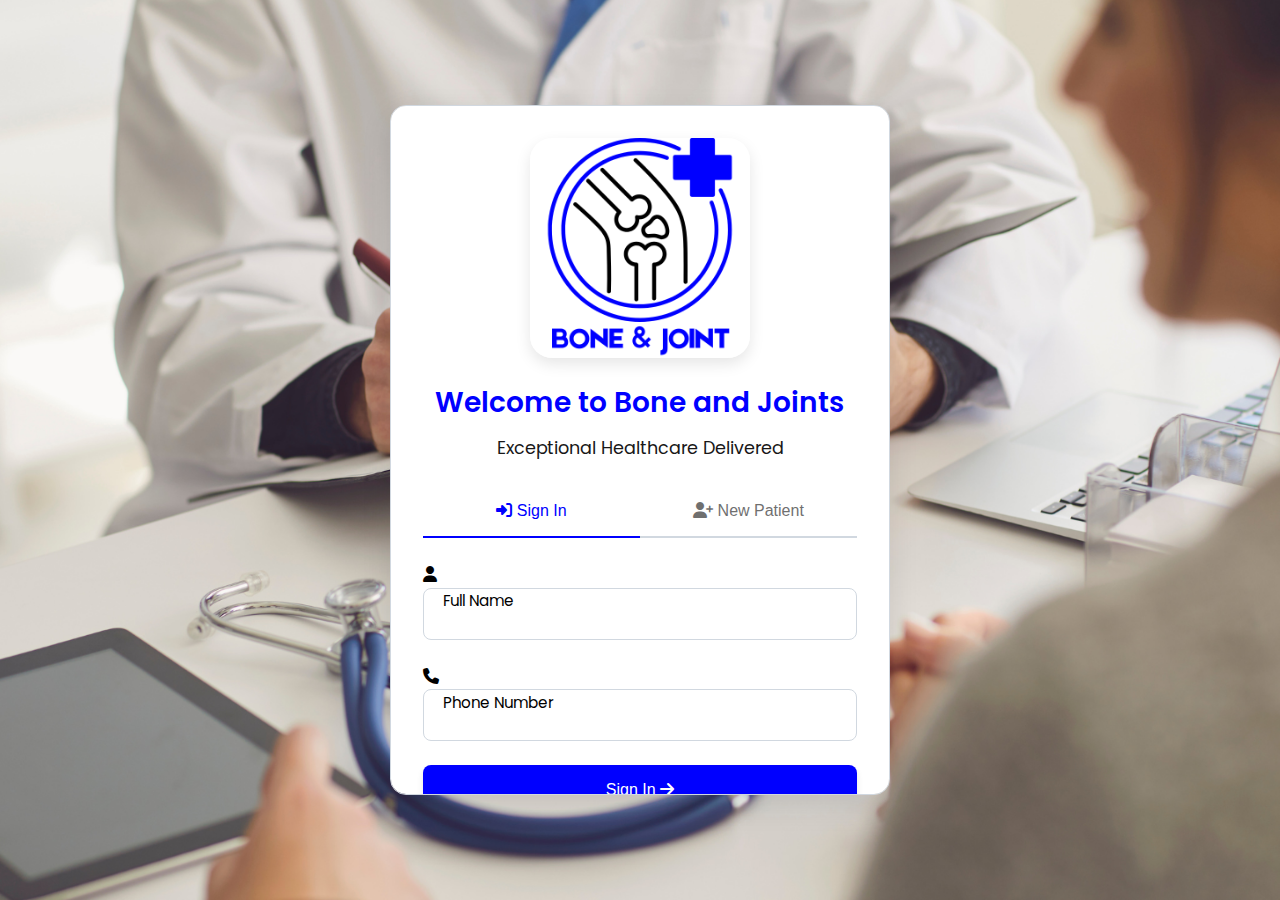
<file: index.html>
<!DOCTYPE html>
<html lang="en">
<head>
    <meta charset="UTF-8">
    <meta name="viewport" content="width=device-width, initial-scale=1.0">
    <title>Bone & Joints</title>
    <link rel="icon" type="image/png" href="assets/logo.png">
    <link rel="stylesheet" href="styles/main.css">
    <link rel="stylesheet" href="https://cdnjs.cloudflare.com/ajax/libs/font-awesome/6.4.0/css/all.min.css">
    <link href="https://fonts.googleapis.com/css2?family=Poppins:wght@300;400;500;600;700&display=swap" rel="stylesheet">
</head>
<body>
    <div class="container">
        <div class="auth-container">
            <div class="auth-header">
                <img src="assets/logo.png" alt="Bone & Joints" class="logo">
                <h1>Welcome to Bone and Joints</h1>
                <p class="subtitle">Exceptional Healthcare Delivered</p>
            </div>
            <div class="auth-tabs">
                <button class="tab-btn active" data-tab="login"><i class="fas fa-sign-in-alt"></i> Sign In</button>
                <button class="tab-btn" data-tab="register"><i class="fas fa-user-plus"></i> New Patient</button>
                <div class="tab-indicator"></div>
            </div>
            
            <div class="forms-container">
                <!-- Login Form -->
                <form id="loginForm" class="auth-form active">
                    <div class="form-group">
                        <i class="fas fa-user"></i>
                        <input type="text" id="loginName" required>
                        <label for="loginName">Full Name</label>
                    </div>
                    <div class="form-group">
                        <i class="fas fa-phone"></i>
                        <input type="tel" id="loginPhone" required>
                        <label for="loginPhone">Phone Number</label>
                    </div>
                    <!-- Hidden Password Field for Doctor Login -->
                    <div class="form-group" id="doctorPasswordGroup" style="display: none;">
                        <i class="fas fa-lock"></i>
                        <input type="password" id="loginPassword" placeholder="Enter Password">
                        <label for="loginPassword">Password</label>
                    </div>
                    <button type="submit" class="submit-btn">
                        <span class="btn-text">Sign In</span>
                        <span class="btn-icon"><i class="fas fa-arrow-right"></i></span>
                    </button>
                    <p id="loginError" class="error"></p>
                </form>
                <!-- Registration Form -->
                <form id="registerForm" class="auth-form">
                    <div class="form-group">
                        <i class="fas fa-user"></i>
                        <input type="text" id="regName" required>
                        <label for="regName">Full Name</label>
                    </div>
                    <div class="form-group">
                        <i class="fas fa-birthday-cake"></i>
                        <input type="number" id="regAge" min="1" max="120" required>
                        <label for="regAge">Age</label>
                    </div>
                    <div class="form-group">
                        <i class="fas fa-phone"></i>
                        <input type="tel" id="regPhone" required>
                        <label for="regPhone">Phone Number</label>
                    </div>
                    <button type="submit" class="submit-btn">
                        <span class="btn-text">Create Account</span>
                        <span class="btn-icon"><i class="fas fa-arrow-right"></i></span>
                    </button>
                    <p id="registerError" class="error"></p>
                </form>
            </div>
        </div>
    </div>
    <script src="scripts/storage.js"></script>
    <script src="scripts/main.js"></script>
</body>
</html>
</file>
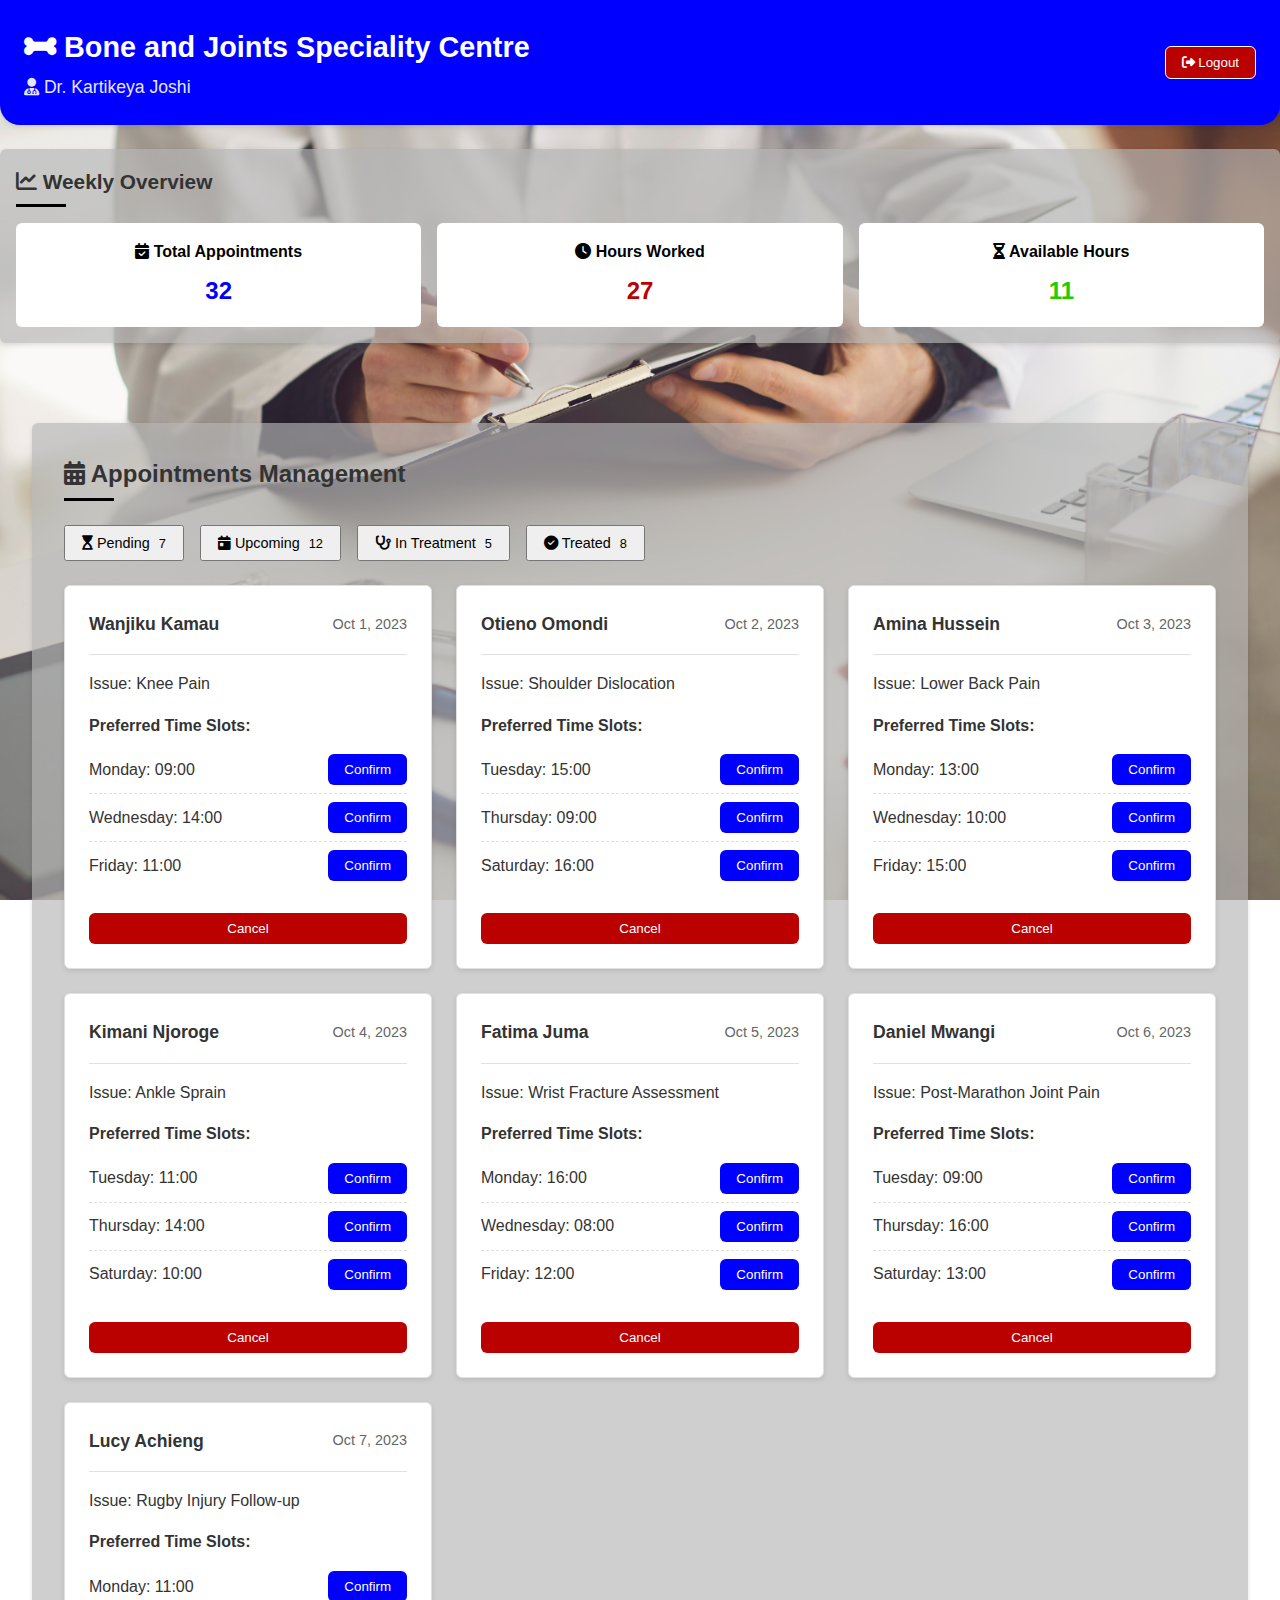
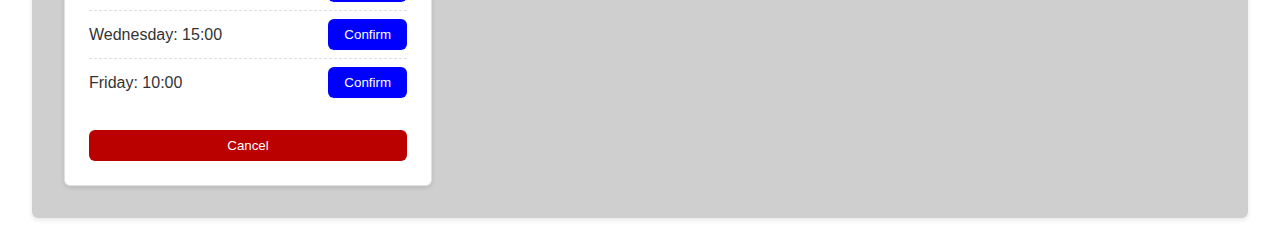
<file: pages/doctor.html>
<!DOCTYPE html>
<html lang="en">
<head>
    <meta charset="UTF-8">
    <meta name="viewport" content="width=device-width, initial-scale=1.0">
    <title>Doctor Dashboard</title>
    <link rel="stylesheet" href="../styles/doctor.css">
    <!-- Font Awesome for Icons -->
    <link rel="stylesheet" href="https://cdnjs.cloudflare.com/ajax/libs/font-awesome/6.4.0/css/all.min.css">
    <link href="https://fonts.googleapis.com/css2?family=Poppins:wght@300;400;500;600;700&display=swap" rel="stylesheet">
</head>
<body>
    <!-- Header -->
    <header class="header">
        <div class="header-content">
            <div class="header-left">
                <h1><i class="fas fa-bone"></i> Bone and Joints Speciality Centre</h1>
                <span><i class="fas fa-user-md"></i> Dr. Kartikeya Joshi</span>
            </div>
            <div class="header-right">
                <button id="logoutBtn" class="btn-logout"><i class="fas fa-sign-out-alt"></i> Logout</button>
            </div>
        </div>
    </header>

    <!-- Weekly Overview -->
    <section class="weekly-overview">
        <h2><i class="fas fa-chart-line"></i> Weekly Overview</h2>
        <div class="overview-grid">
            <div class="overview-card">
                <h3><i class="fas fa-calendar-check"></i> Total Appointments</h3>
                <p id="totalAppointments">12</p>
            </div>
            <div class="overview-card">
                <h3><i class="fas fa-clock"></i> Hours Worked</h3>
                <p id="hoursWorked">27</p>
            </div>
            <div class="overview-card">
                <h3><i class="fas fa-hourglass-half"></i> Available Hours</h3>
                <p id="availableHours">11</p>
            </div>
        </div>
    </section>

    <!-- Main Content -->
    <main class="main-content">
        <!-- Appointments Management -->
        <section class="appointments-section">
            <h2><i class="fas fa-calendar-alt"></i> Appointments Management</h2>
            <div class="appointments-tabs">
                <button class="tab-btn active" data-tab="pending">
                    <i class="fas fa-hourglass-start"></i> Pending <span class="count" id="pendingCount">0</span>
                </button>
                <button class="tab-btn" data-tab="upcoming">
                    <i class="fas fa-calendar-day"></i> Upcoming <span class="count" id="upcomingCount">0</span>
                </button>
                <button class="tab-btn" data-tab="treatment">
                    <i class="fas fa-stethoscope"></i> In Treatment <span class="count" id="treatmentCount">0</span>
                </button>
                <button class="tab-btn" data-tab="treated">
                    <i class="fas fa-check-circle"></i> Treated <span class="count" id="treatedCount">0</span>
                </button>
            </div>
            <div id="appointmentsList" class="appointments-list"></div>
        </section>
    </main>

   
    <script>
        document.addEventListener('DOMContentLoaded', function() {
        // Initialize the appointment counts
        updateAppointmentCounts();
        
        // Set the active tab to "pending" by default
        showAppointments('pending');
        
        // Add event listeners to tabs
        document.querySelectorAll('.tab-btn').forEach(button => {
            button.addEventListener('click', function() {
                // Remove active class from all tabs
                document.querySelectorAll('.tab-btn').forEach(btn => {
                    btn.classList.remove('active');
                });
                
                // Add active class to clicked tab
                this.classList.add('active');
                
                // Show appointments for the selected tab
                const tabName = this.getAttribute('data-tab');
                showAppointments(tabName);
            });
        });
    });
    
    // Function to update appointment counts
    function updateAppointmentCounts() {
        document.getElementById('pendingCount').textContent = mockAppointments.pending.length;
        document.getElementById('upcomingCount').textContent = mockAppointments.upcoming.length;
        document.getElementById('treatmentCount').textContent = mockAppointments.treatment.length;
        document.getElementById('treatedCount').textContent = mockAppointments.treated.length;
        
        // Update total appointments
        const totalAppointments = 
            mockAppointments.pending.length + 
            mockAppointments.upcoming.length + 
            mockAppointments.treatment.length + 
            mockAppointments.treated.length;
        
        document.getElementById('totalAppointments').textContent = totalAppointments;
    }
    
    // Function to display appointments based on tab
    function showAppointments(tabName) {
        const appointmentsList = document.getElementById('appointmentsList');
        appointmentsList.innerHTML = '';
        
        if (!mockAppointments[tabName] || mockAppointments[tabName].length === 0) {
            appointmentsList.innerHTML = '<p>No appointments in this category.</p>';
            return;
        }
        
        mockAppointments[tabName].forEach(appointment => {
            const appointmentCard = document.createElement('div');
            appointmentCard.className = 'appointment-card';
            
            // Create card content based on appointment type
            switch(tabName) {
                case 'pending':
                    createPendingAppointmentCard(appointmentCard, appointment);
                    break;
                case 'upcoming':
                    createUpcomingAppointmentCard(appointmentCard, appointment);
                    break;
                case 'treatment':
                    createTreatmentAppointmentCard(appointmentCard, appointment);
                    break;
                case 'treated':
                    createTreatedAppointmentCard(appointmentCard, appointment);
                    break;
            }
            
            appointmentsList.appendChild(appointmentCard);
        });
        
        // Add "New Appointment" button if in treatment tab
        if (tabName === 'treatment') {
            const newAppointmentButton = document.createElement('div');
            newAppointmentButton.className = 'new-appointment-action';
            newAppointmentButton.innerHTML = `
                <button class="btn btn-new">+ New Appointment</button>
            `;
            appointmentsList.appendChild(newAppointmentButton);
        }
    }
    
    // Function to create pending appointment card
    function createPendingAppointmentCard(card, appointment) {
        const createdDate = new Date(appointment.createdAt).toLocaleDateString();
        
        card.innerHTML = `
            <div class="appointment-header">
                <div class="appointment-title">${appointment.patientName}</div>
                <div>Created: ${createdDate}</div>
            </div>
            <div class="appointment-details">
                <p><strong>Issue:</strong> ${appointment.issue}</p>
                <p><strong>Location:</strong> ${appointment.location || 'Not specified'}</p>
                <div class="time-slots">
                    <h4>Preferred Time Slots:</h4>
                    ${appointment.preferredSlots.map(slot => `
                        <div class="time-slot">
                            <span>${capitalizeFirstLetter(slot.day)}</span>
                            <span>${slot.time}</span>
                        </div>
                    `).join('')}
                </div>
            </div>
            <div class="appointment-actions">
                <div class="primary-actions">
                    <button class="btn btn-success">Accept</button>
                </div>
                <div class="reject-action">
                    <button class="btn btn-danger">Reject</button>
                </div>
            </div>
        `;
    }
    
    // Function to create upcoming appointment card
    function createUpcomingAppointmentCard(card, appointment) {
        const confirmedDate = new Date(appointment.confirmedAt).toLocaleDateString();
        
        card.innerHTML = `
            <div class="appointment-header">
                <div class="appointment-title">${appointment.patientName}</div>
                <div>Confirmed: ${confirmedDate}</div>
            </div>
            <div class="appointment-details">
                <p><strong>Issue:</strong> ${appointment.issue}</p>
                <p><strong>Location:</strong> ${appointment.location || 'Not specified'}</p>
                <div class="time-slots">
                    <h4>Confirmed Time Slot:</h4>
                    <div class="time-slot">
                        <span>${capitalizeFirstLetter(appointment.confirmedSlot.day)}</span>
                        <span>${appointment.confirmedSlot.time}</span>
                    </div>
                </div>
            </div>
            <div class="appointment-actions">
                <div class="primary-actions">
                    <button class="btn btn-success">Start Treatment</button>
                    <button class="btn btn-primary">Reschedule</button>
                </div>
                <div class="reject-action">
                    <button class="btn btn-danger">Cancel</button>
                </div>
            </div>
        `;
    }
    
    // Function to create treatment appointment card
    function createTreatmentAppointmentCard(card, appointment) {
        const followUpDate = new Date(appointment.followUpDate).toLocaleDateString();
        
        card.innerHTML = `
            <div class="appointment-header">
                <div class="appointment-title">${appointment.patientName}</div>
                <div>Follow-up: ${followUpDate}</div>
            </div>
            <div class="appointment-details">
                <p><strong>Issue:</strong> ${appointment.issue}</p>
                <p><strong>Location:</strong> ${appointment.location || 'Not specified'}</p>
                <p><strong>Recommendations:</strong> ${appointment.recommendations}</p>
                <p><strong>Prescriptions:</strong> ${appointment.prescriptions}</p>
            </div>
            <div class="appointment-actions">
                <div class="primary-actions">
                    <button class="btn btn-success">Complete Treatment</button>
                    <button class="btn btn-primary">Update Notes</button>
                </div>
            </div>
        `;
    }
    
    // Function to create treated appointment card
    function createTreatedAppointmentCard(card, appointment) {
        const completedDate = new Date(appointment.completedAt).toLocaleDateString();
        
        card.innerHTML = `
            <div class="appointment-header">
                <div class="appointment-title">${appointment.patientName}</div>
                <div>Completed: ${completedDate}</div>
            </div>
            <div class="appointment-details">
                <p><strong>Issue:</strong> ${appointment.issue}</p>
                <p><strong>Location:</strong> ${appointment.location || 'Not specified'}</p>
                <p><strong>Outcome:</strong> ${appointment.outcome}</p>
                <p><strong>Recommendations:</strong> ${appointment.recommendations}</p>
                <p><strong>Prescriptions:</strong> ${appointment.prescriptions}</p>
            </div>
        `;
    }
    
    // Helper function to capitalize first letter
    function capitalizeFirstLetter(string) {
        return string.charAt(0).toUpperCase() + string.slice(1);
    }
        const mockAppointments = {
        pending: [
            {
                id: 14,
                patientName: "Wanjiku Kamau",
                issue: "Knee Pain",
                preferredSlots: [
                    { day: "monday", time: "09:00" },
                    { day: "wednesday", time: "14:00" },
                    { day: "friday", time: "11:00" }
                ],
                createdAt: "2023-10-01T09:00:00Z",
                location: "Nairobi West"
            },
            {
                id: 27,
                patientName: "Otieno Omondi",
                issue: "Shoulder Dislocation",
                preferredSlots: [
                    { day: "tuesday", time: "15:00" },
                    { day: "thursday", time: "09:00" },
                    { day: "saturday", time: "16:00" }
                ],
                createdAt: "2023-10-02T10:00:00Z",
                location: "Nairobi Central"
            },
            {
                id: 33,
                patientName: "Amina Hussein",
                issue: "Lower Back Pain",
                preferredSlots: [
                    { day: "monday", time: "13:00" },
                    { day: "wednesday", time: "10:00" },
                    { day: "friday", time: "15:00" }
                ],
                createdAt: "2023-10-03T11:00:00Z",
                location: "Westlands"
            },
            {
                id: 45,
                patientName: "Kimani Njoroge",
                issue: "Ankle Sprain",
                preferredSlots: [
                    { day: "tuesday", time: "11:00" },
                    { day: "thursday", time: "14:00" },
                    { day: "saturday", time: "10:00" }
                ],
                createdAt: "2023-10-04T12:00:00Z",
                location: "Karen"
            },
            {
                id: 52,
                patientName: "Fatima Juma",
                issue: "Wrist Fracture Assessment",
                preferredSlots: [
                    { day: "monday", time: "16:00" },
                    { day: "wednesday", time: "08:00" },
                    { day: "friday", time: "12:00" }
                ],
                createdAt: "2023-10-05T13:00:00Z",
                location: "Mombasa Road"
            },
            {
                id: 61,
                patientName: "Daniel Mwangi",
                issue: "Post-Marathon Joint Pain",
                preferredSlots: [
                    { day: "tuesday", time: "09:00" },
                    { day: "thursday", time: "16:00" },
                    { day: "saturday", time: "13:00" }
                ],
                createdAt: "2023-10-06T14:00:00Z",
                location: "Kiambu"
            },
            {
                id: 78,
                patientName: "Lucy Achieng",
                issue: "Rugby Injury Follow-up",
                preferredSlots: [
                    { day: "monday", time: "11:00" },
                    { day: "wednesday", time: "15:00" },
                    { day: "friday", time: "10:00" }
                ],
                createdAt: "2023-10-07T15:00:00Z",
                location: "Nairobi West"
            }
        ],
        upcoming: [
            {
                id: 19,
                patientName: "Mwai Kibaki",
                issue: "Hip Replacement Follow-up",
                confirmedSlot: { day: "monday", time: "10:00" },
                createdAt: "2023-09-25T09:00:00Z",
                confirmedAt: "2023-09-28T12:00:00Z",
                location: "Nairobi Hospital Branch"
            },
            {
                id: 24,
                patientName: "Joyce Wanderi",
                issue: "ACL Rehabilitation",
                confirmedSlot: { day: "tuesday", time: "14:00" },
                createdAt: "2023-09-26T10:00:00Z",
                confirmedAt: "2023-09-29T13:00:00Z",
                location: "Aga Khan University Hospital Branch"
            },
            {
                id: 37,
                patientName: "Hassan Omar",
                issue: "Carpal Tunnel Syndrome",
                confirmedSlot: { day: "wednesday", time: "11:00" },
                createdAt: "2023-09-27T11:00:00Z",
                confirmedAt: "2023-09-30T14:00:00Z",
                location: "Parklands"
            },
            {
                id: 42,
                patientName: "Grace Wambui",
                issue: "Rotator Cuff Assessment",
                confirmedSlot: { day: "thursday", time: "15:00" },
                createdAt: "2023-09-28T12:00:00Z",
                confirmedAt: "2023-10-01T15:00:00Z",
                location: "Westlands"
            },
            {
                id: 56,
                patientName: "Abdul Rahman",
                issue: "Post-surgical Follow-up",
                confirmedSlot: { day: "friday", time: "09:00" },
                createdAt: "2023-09-29T13:00:00Z",
                confirmedAt: "2023-10-02T16:00:00Z",
                location: "Mombasa Road"
            },
            {
                id: 69,
                patientName: "Elizabeth Njeri",
                issue: "Tennis Elbow",
                confirmedSlot: { day: "saturday", time: "13:00" },
                createdAt: "2023-09-30T14:00:00Z",
                confirmedAt: "2023-10-03T17:00:00Z",
                location: "Karen"
            },
            {
                id: 75,
                patientName: "Moses Kuria",
                issue: "Plantar Fasciitis",
                confirmedSlot: { day: "monday", time: "09:00" },
                createdAt: "2023-10-01T15:00:00Z",
                confirmedAt: "2023-10-04T18:00:00Z",
                location: "Nairobi Central"
            },
            {
                id: 82,
                patientName: "Catherine Wanjiku",
                issue: "Running Injury",
                confirmedSlot: { day: "tuesday", time: "10:00" },
                createdAt: "2023-10-02T16:00:00Z",
                confirmedAt: "2023-10-05T19:00:00Z",
                location: "Kiambu"
            },
            {
                id: 88,
                patientName: "James Oduor",
                issue: "Sprained Finger",
                confirmedSlot: { day: "wednesday", time: "14:00" },
                createdAt: "2023-10-03T17:00:00Z",
                confirmedAt: "2023-10-06T20:00:00Z",
                location: "Nairobi West"
            },
            {
                id: 94,
                patientName: "Zipporah Wekesa",
                issue: "Shin Splints",
                confirmedSlot: { day: "thursday", time: "11:00" },
                createdAt: "2023-10-04T18:00:00Z",
                confirmedAt: "2023-10-07T21:00:00Z",
                location: "Westlands"
            },
            {
                id: 103,
                patientName: "Bernard Kipchoge",
                issue: "Marathon Training Assessment",
                confirmedSlot: { day: "friday", time: "16:00" },
                createdAt: "2023-10-05T19:00:00Z",
                confirmedAt: "2023-10-08T22:00:00Z",
                location: "Karen"
            },
            {
                id: 112,
                patientName: "Sarah Jepkosgei",
                issue: "Athlete's Ankle Review",
                confirmedSlot: { day: "saturday", time: "12:00" },
                createdAt: "2023-10-06T20:00:00Z",
                confirmedAt: "2023-10-09T23:00:00Z",
                location: "Nairobi Central"
            }
        ],
        treatment: [
            {
                id: 8,
                patientName: "David Ndegwa",
                issue: "Osteoarthritis",
                confirmedSlot: { day: "tuesday", time: "09:00" },
                createdAt: "2023-09-21T10:00:00Z",
                confirmedAt: "2023-09-24T13:00:00Z",
                recommendations: "Low-impact exercises, avoid heavy lifting, hydration therapy.",
                prescriptions: "Paracetamol 500mg, as needed. Calcium supplements.",
                followUpDate: "2023-10-15",
                location: "Nairobi Hospital Branch"
            },
            {
                id: 15,
                patientName: "Leila Akinyi",
                issue: "Tennis Elbow",
                confirmedSlot: { day: "wednesday", time: "16:00" },
                createdAt: "2023-09-22T11:00:00Z",
                confirmedAt: "2023-09-25T14:00:00Z",
                recommendations: "Rest and ice therapy, specialized exercises.",
                prescriptions: "Diclofenac 50mg, twice daily after meals.",
                followUpDate: "2023-10-05",
                location: "Aga Khan University Hospital Branch"
            },
            {
                id: 29,
                patientName: "Francis Mutua",
                issue: "Golfer's Elbow",
                confirmedSlot: { day: "thursday", time: "13:00" },
                createdAt: "2023-09-23T12:00:00Z",
                confirmedAt: "2023-09-26T15:00:00Z",
                recommendations: "Cold compression therapy, arm exercises.",
                prescriptions: "Ibuprofen 400mg, three times daily.",
                followUpDate: "2023-10-08",
                location: "Parklands"
            },
            {
                id: 43,
                patientName: "Janet Muthoni",
                issue: "Rheumatoid Arthritis",
                confirmedSlot: { day: "friday", time: "10:00" },
                createdAt: "2023-09-24T13:00:00Z",
                confirmedAt: "2023-09-27T16:00:00Z",
                recommendations: "Joint protection techniques, occupational therapy.",
                prescriptions: "Methotrexate 7.5mg, once weekly. Folic acid 5mg, daily.",
                followUpDate: "2023-10-12",
                location: "Westlands"
            },
            {
                id: 67,
                patientName: "Samuel Karanja",
                issue: "Post-surgery Rehabilitation",
                confirmedSlot: { day: "saturday", time: "14:00" },
                createdAt: "2023-09-25T14:00:00Z",
                confirmedAt: "2023-09-28T17:00:00Z",
                recommendations: "Progressive strengthening exercises, daily walking.",
                prescriptions: "Tramadol 50mg, as needed for pain not exceeding 3 times daily.",
                followUpDate: "2023-10-18",
                location: "Mombasa Road"
            }
        ],
        treated: [
            {
                id: 7,
                patientName: "Sarah Wanjiru",
                issue: "Rotator Cuff Tear",
                confirmedSlot: { day: "monday", time: "15:00" },
                createdAt: "2023-08-15T09:00:00Z",
                confirmedAt: "2023-08-18T12:00:00Z",
                recommendations: "Continue physical therapy, light swimming.",
                prescriptions: "None",
                followUpDate: "2023-09-30",
                outcome: "Successful recovery, 85% mobility restored.",
                completedAt: "2023-09-28T10:00:00Z",
                location: "Nairobi Hospital Branch"
            },
            {
                id: 18,
                patientName: "John Kariuki",
                issue: "Meniscus Tear",
                confirmedSlot: { day: "tuesday", time: "10:00" },
                createdAt: "2023-08-16T10:00:00Z",
                confirmedAt: "2023-08-19T13:00:00Z",
                recommendations: "Avoid high-impact sports for 3 months, continued strengthening.",
                prescriptions: "None",
                followUpDate: "2023-09-25",
                outcome: "Full range of motion restored, cleared for gradual return to sports.",
                completedAt: "2023-09-23T11:00:00Z",
                location: "Aga Khan University Hospital Branch"
            },
            {
                id: 35,
                patientName: "Mercy Adhiambo",
                issue: "Spinal Stenosis",
                confirmedSlot: { day: "wednesday", time: "15:00" },
                createdAt: "2023-08-17T11:00:00Z",
                confirmedAt: "2023-08-20T14:00:00Z",
                recommendations: "Regular walking, swimming twice weekly.",
                prescriptions: "Pregabalin 75mg, twice daily.",
                followUpDate: "2023-09-28",
                outcome: "Pain reduced by 65%, significant improvement in daily activities.",
                completedAt: "2023-09-26T12:00:00Z",
                location: "Parklands"
            },
            {
                id: 51,
                patientName: "George Nyong'o",
                issue: "Achilles Tendonitis",
                confirmedSlot: { day: "thursday", time: "09:00" },
                createdAt: "2023-08-18T12:00:00Z",
                confirmedAt: "2023-08-21T15:00:00Z",
                recommendations: "Heel drops exercises, proper footwear for running.",
                prescriptions: "None",
                followUpDate: "2023-09-22",
                outcome: "Complete resolution of symptoms, returned to running.",
                completedAt: "2023-09-20T13:00:00Z",
                location: "Westlands"
            },
            {
                id: 73,
                patientName: "Purity Mwende",
                issue: "Wrist Fracture",
                confirmedSlot: { day: "friday", time: "13:00" },
                createdAt: "2023-08-19T13:00:00Z",
                confirmedAt: "2023-08-22T16:00:00Z",
                recommendations: "Gradual strengthening exercises, occupational therapy.",
                prescriptions: "None",
                followUpDate: "2023-09-20",
                outcome: "Fracture healed completely, 90% grip strength restored.",
                completedAt: "2023-09-18T14:00:00Z",
                location: "Mombasa Road"
            },
            {
                id: 84,
                patientName: "Victor Wanyama",
                issue: "Footballer's Ankle",
                confirmedSlot: { day: "saturday", time: "11:00" },
                createdAt: "2023-08-20T14:00:00Z",
                confirmedAt: "2023-08-23T17:00:00Z",
                recommendations: "Proprioception training, gradual return to sports.",
                prescriptions: "None",
                followUpDate: "2023-09-18",
                outcome: "Full recovery, cleared for competitive play.",
                completedAt: "2023-09-16T15:00:00Z",
                location: "Karen"
            },
            {
                id: 92,
                patientName: "Nancy Wambui",
                issue: "Frozen Shoulder",
                confirmedSlot: { day: "monday", time: "16:00" },
                createdAt: "2023-08-21T15:00:00Z",
                confirmedAt: "2023-08-24T18:00:00Z",
                recommendations: "Daily stretching routine, warm compresses.",
                prescriptions: "None",
                followUpDate: "2023-09-15",
                outcome: "75% mobility improvement, significantly reduced pain.",
                completedAt: "2023-09-13T16:00:00Z",
                location: "Nairobi Central"
            },
            {
                id: 105,
                patientName: "Ibrahim Mohammed",
                issue: "Jumper's Knee",
                confirmedSlot: { day: "tuesday", time: "13:00" },
                createdAt: "2023-08-22T16:00:00Z",
                confirmedAt: "2023-08-25T19:00:00Z",
                recommendations: "Modified training regimen, patella strengthening.",
                prescriptions: "None",
                followUpDate: "2023-09-12",
                outcome: "Complete resolution, provided preventative program.",
                completedAt: "2023-09-10T17:00:00Z",
                location: "Kiambu"
            }
        ]
    };
    
            // Initialize doctor dashboard
            document.addEventListener('DOMContentLoaded', function() {
                // Update appointment counts
                updateAppointmentCounts();
                
                // Set total appointments count
                const totalAppointments = Object.values(mockAppointments).reduce((sum, category) => sum + category.length, 0);
                document.getElementById('totalAppointments').textContent = totalAppointments;
                
                // Show initial tab (pending)
                showAppointments('pending');
                
                // Add tab click event listeners
                const tabButtons = document.querySelectorAll('.tab-btn');
                tabButtons.forEach(button => {
                    button.addEventListener('click', function() {
                        // Remove active class from all tabs
                        tabButtons.forEach(btn => btn.classList.remove('active'));
                        // Add active class to clicked tab
                        this.classList.add('active');
                        // Show appointments for the selected tab
                        const tabName = this.getAttribute('data-tab');
                        showAppointments(tabName);
                    });
                });
            });
    
            // Update appointment counts for each tab
            function updateAppointmentCounts() {
                document.getElementById('pendingCount').textContent = mockAppointments.pending.length;
                document.getElementById('upcomingCount').textContent = mockAppointments.upcoming.length;
                document.getElementById('treatmentCount').textContent = mockAppointments.treatment.length;
                document.getElementById('treatedCount').textContent = mockAppointments.treated.length;
            }
    
            // Show appointments for the selected tab
            function showAppointments(tabName) {
                const appointmentsList = document.getElementById('appointmentsList');
                appointmentsList.innerHTML = ''; // Clear previous appointments
                
                if (!mockAppointments[tabName] || mockAppointments[tabName].length === 0) {
                    appointmentsList.innerHTML = '<p>No appointments found.</p>';
                    return;
                }
                
                mockAppointments[tabName].forEach(appointment => {
                    const appointmentCard = document.createElement('div');
                    appointmentCard.className = 'appointment-card';
                    
                    let cardContent = `
                        <div class="appointment-header">
                            <div class="appointment-title">${appointment.patientName}</div>
                            <div>${formatDate(appointment.createdAt)}</div>
                        </div>
                        <div>Issue: ${appointment.issue}</div>
                    `;
                    
                    // Add content specific to different appointment types
                    if (tabName === 'pending') {
                        cardContent += `
                            <div class="time-slots">
                                <h4>Preferred Time Slots:</h4>
                                ${appointment.preferredSlots.map(slot => `
                                    <div class="time-slot">
                                        ${capitalizeFirstLetter(slot.day)}: ${slot.time}
                                        <button class="btn btn-primary confirm-slot-btn" data-id="${appointment.id}" data-day="${slot.day}" data-time="${slot.time}">Confirm</button>
                                    </div>
                                `).join('')}
                            </div>
                            <div class="appointment-actions">
                                <button class="btn btn-danger reject-btn" data-id="${appointment.id}">Cancel</button>
                            </div>
                        `;
                    } else if (tabName === 'upcoming') {
                        cardContent += `
                            <div>Confirmed: ${capitalizeFirstLetter(appointment.confirmedSlot.day)} at ${appointment.confirmedSlot.time}</div>
                            <div class="appointment-actions">
                                <button class="btn btn-primary start-treatment-btn" data-id="${appointment.id}">Start Treatment</button>
                                <button class="btn btn-danger cancel-btn" data-id="${appointment.id}">Postpone</button>
                            </div>
                        `;
                    } else if (tabName === 'treatment') {
                        cardContent += `
                            <div>Confirmed: ${capitalizeFirstLetter(appointment.confirmedSlot.day)} at ${appointment.confirmedSlot.time}</div>
                            <div>Recommendations: ${appointment.recommendations}</div>
                            <div>Prescriptions: ${appointment.prescriptions}</div>
                            <div>Follow-up Date: ${appointment.followUpDate}</div>
                            <div class="appointment-actions">
                                <button class="btn btn-success complete-treatment-btn" data-id="${appointment.id}">Complete Treatment</button>
                            </div>
                        `;
                    } else if (tabName === 'treated') {
                        cardContent += `
                            <div>Confirmed: ${capitalizeFirstLetter(appointment.confirmedSlot.day)} at ${appointment.confirmedSlot.time}</div>
                            <div>Recommendations: ${appointment.recommendations}</div>
                            <div>Prescriptions: ${appointment.prescriptions}</div>
                            <div>Follow-up Date: ${appointment.followUpDate}</div>
                            <div>Outcome: ${appointment.outcome}</div>
                            <div>Completed: ${formatDate(appointment.completedAt)}</div>
                        `;
                    }
                    
                    appointmentCard.innerHTML = cardContent;
                    appointmentsList.appendChild(appointmentCard);
                });
                
                // Add event listeners to buttons if needed
                if (tabName === 'pending') {
                    document.querySelectorAll('.confirm-slot-btn').forEach(button => {
                        button.addEventListener('click', function() {
                            // In a real application, you would confirm the slot here
                            alert(`Confirmed slot for patient ID ${this.getAttribute('data-id')}: ${capitalizeFirstLetter(this.getAttribute('data-day'))} at ${this.getAttribute('data-time')}`);
                        });
                    });
                    
                    document.querySelectorAll('.reject-btn').forEach(button => {
                        button.addEventListener('click', function() {
                            // In a real application, you would reject the appointment here
                            alert(`Rejected appointment for patient ID ${this.getAttribute('data-id')}`);
                        });
                    });
                } else if (tabName === 'upcoming') {
                    document.querySelectorAll('.start-treatment-btn').forEach(button => {
                        button.addEventListener('click', function() {
                            // In a real application, you would start treatment here
                            alert(`Started treatment for patient ID ${this.getAttribute('data-id')}`);
                        });
                    });
                    
                    document.querySelectorAll('.cancel-btn').forEach(button => {
                        button.addEventListener('click', function() {
                            // In a real application, you would cancel the appointment here
                            alert(`Postponed appointment for patient ID ${this.getAttribute('data-id')}`);
                        });
                    });
                } else if (tabName === 'treatment') {
                    document.querySelectorAll('.complete-treatment-btn').forEach(button => {
                        button.addEventListener('click', function() {
                            // In a real application, you would complete treatment here
                            alert(`Completed treatment for patient ID ${this.getAttribute('data-id')}`);
                        });
                    });
                }
            }
    
            // Helper function to format date
            function formatDate(dateString) {
                const date = new Date(dateString);
                return date.toLocaleDateString('en-US', { year: 'numeric', month: 'short', day: 'numeric' });
            }
    
            // Helper function to capitalize first letter
            function capitalizeFirstLetter(string) {
                return string.charAt(0).toUpperCase() + string.slice(1);
            }
        </script>
    </body>
    </html>
</file>
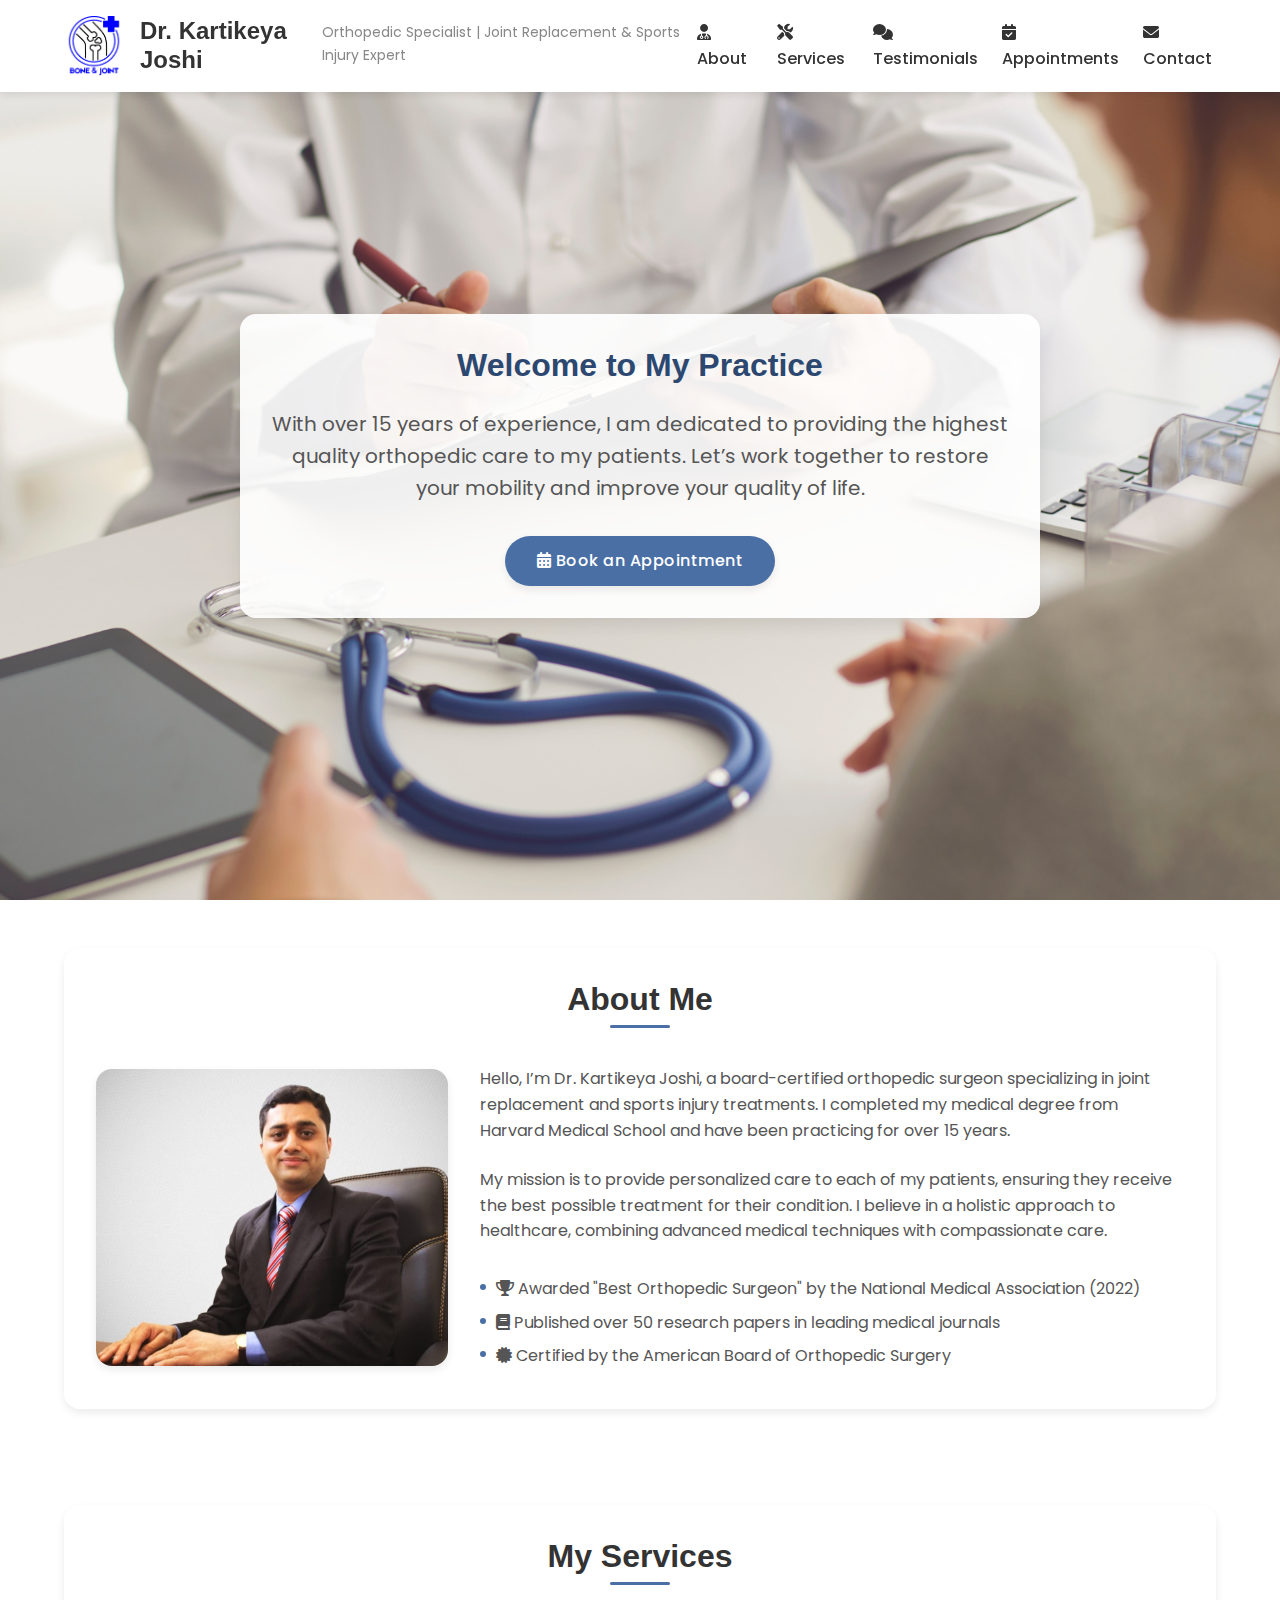
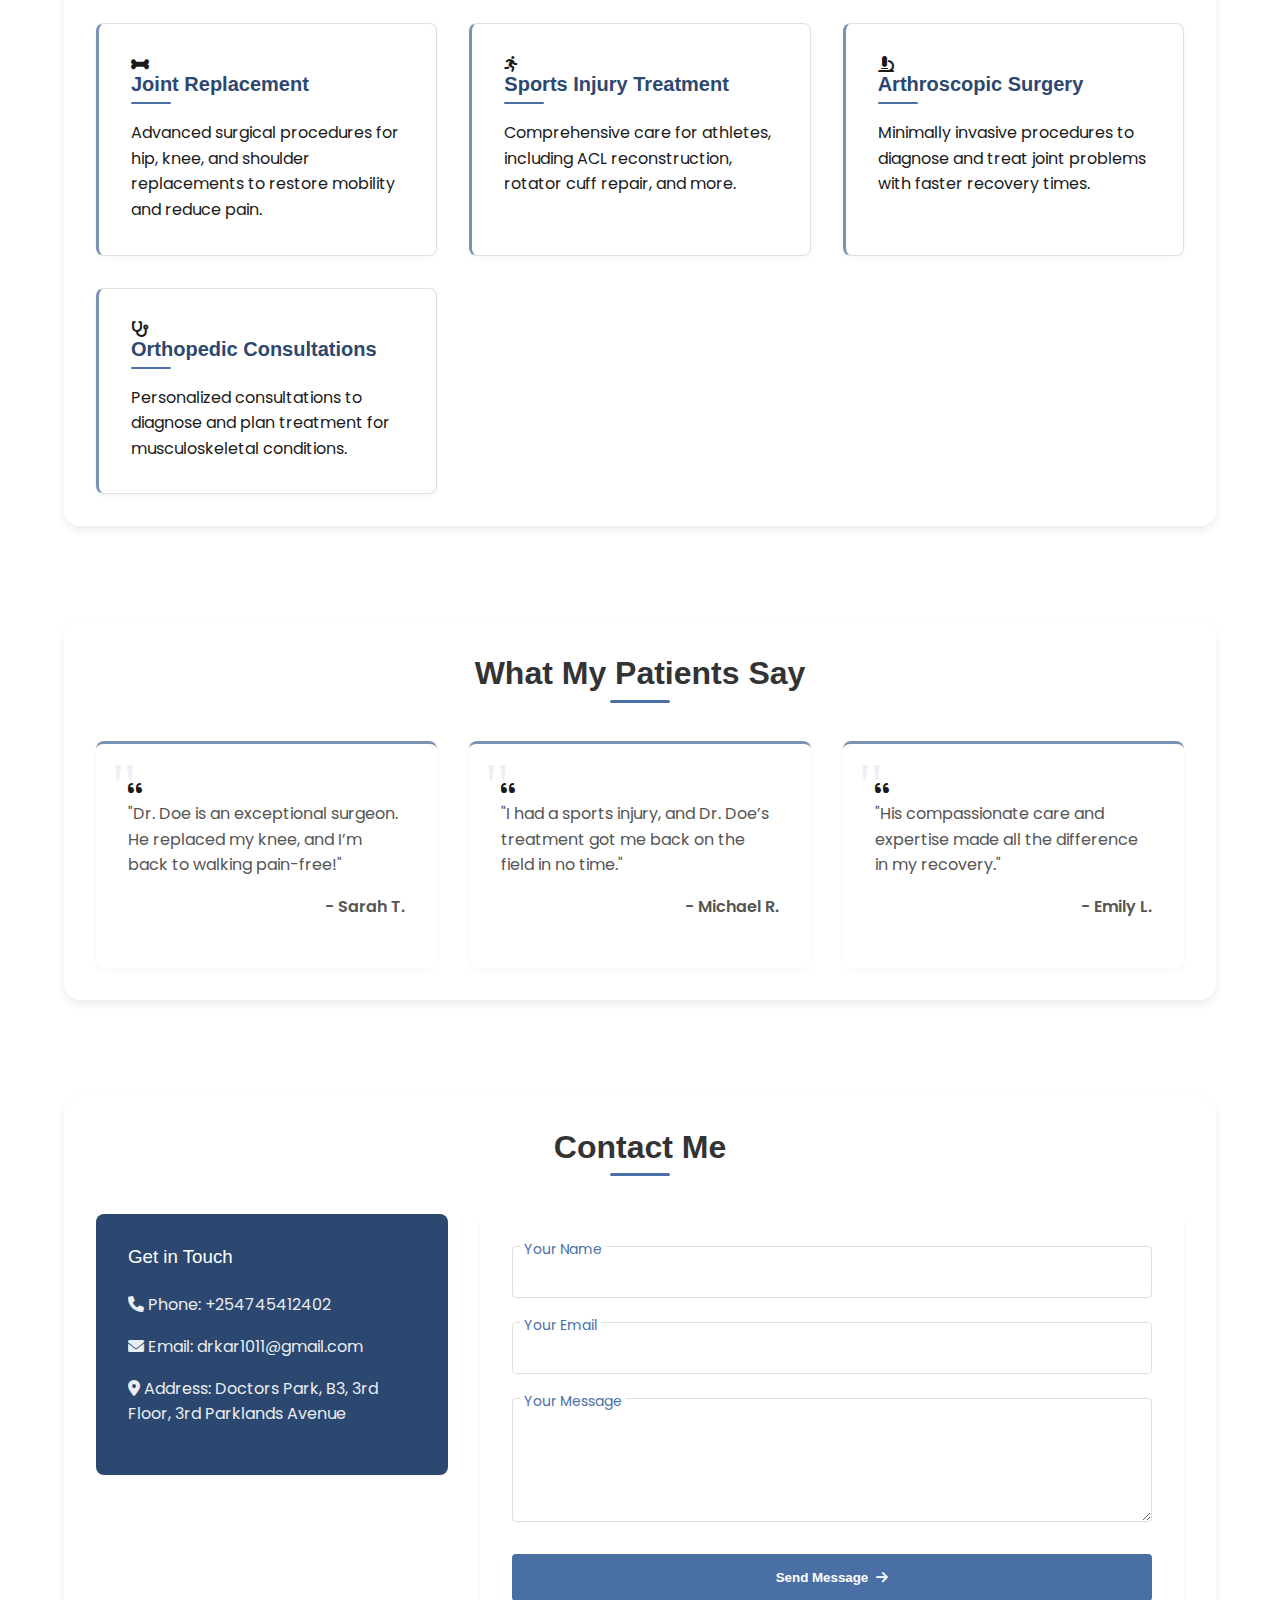
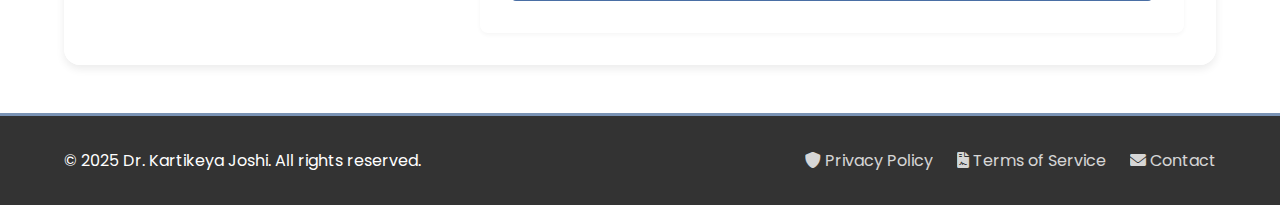
<file: pages/patient.html>
<!DOCTYPE html>
<html lang="en">
<head>
    <meta charset="UTF-8">
    <meta name="viewport" content="width=device-width, initial-scale=1.0">
    <title>Dr. Kartikeya Joshi - Orthopedic Specialist</title>
    <link rel="icon" type="image/png" href="assets/logo.png">
    <link rel="stylesheet" href="../styles/patient.css">
    <!-- Font Awesome for Icons -->
    <link rel="stylesheet" href="https://cdnjs.cloudflare.com/ajax/libs/font-awesome/6.0.0-beta3/css/all.min.css">
    <link href="https://fonts.googleapis.com/css2?family=Poppins:wght@300;400;500;600;700&display=swap" rel="stylesheet">
    <meta name="description" content="Dr. Kartikeya Joshi - Your trusted orthopedic specialist with over 15 years of experience in joint replacement and sports injury treatments.">
    <meta name="keywords" content="orthopedic, doctor, joint replacement, sports injury, orthopedic surgery, Dr. Kartikeya Joshi">
    <meta name="author" content="Dr. Kartikeya Joshi">
</head>
<body>
    <!-- Header Section -->
    <header class="header">
        <div class="header-content">
            <div class="header-left">
                <img src="../assets/logo.png" alt="Dr. Kartikeya Joshi" class="logo">
                <h1>Dr. Kartikeya Joshi</h1>
                <p class="subtitle"> Orthopedic Specialist | Joint Replacement & Sports Injury Expert</p>
            </div>
            <nav class="header-right">
                <ul class="nav-links">
                    <li><a href="#about"><i class="fas fa-user-md"></i> About</a></li>
                    <li><a href="#services"><i class="fas fa-tools"></i> Services</a></li>
                    <li><a href="#testimonials"><i class="fas fa-comments"></i> Testimonials</a></li>
                    <li><a href="#appointments"><i class="fas fa-calendar-check"></i> Appointments</a></li>
                    <li><a href="#contact"><i class="fas fa-envelope"></i> Contact</a></li>
                </ul>
            </nav>
        </div>
    </header>

    <!-- Hero Section -->
    <section class="hero">
        <div class="hero-content">
            <h2>Welcome to My Practice</h2>
            <p>With over 15 years of experience, I am dedicated to providing the highest quality orthopedic care to my patients. Let’s work together to restore your mobility and improve your quality of life.</p>
            <a href="#appointments" class="cta-button"><i class="fas fa-calendar-alt"></i> Book an Appointment</a>
        </div>
    </section>

    <!-- About Me Section -->
    <section id="about" class="about">
        <div class="about-content">
            <h2>About Me</h2>
            <div class="about-grid">
                <div class="about-image">
                    <img src="../assets/dr.png" alt="Dr. Kartikeya Joshi">
                </div>
                <div class="about-text">
                    <p>Hello, I’m Dr. Kartikeya Joshi, a board-certified orthopedic surgeon specializing in joint replacement and sports injury treatments. I completed my medical degree from Harvard Medical School and have been practicing for over 15 years.</p>
                    <p>My mission is to provide personalized care to each of my patients, ensuring they receive the best possible treatment for their condition. I believe in a holistic approach to healthcare, combining advanced medical techniques with compassionate care.</p>
                    <ul class="achievements">
                        <li><i class="fas fa-trophy"></i> Awarded "Best Orthopedic Surgeon" by the National Medical Association (2022)</li>
                        <li><i class="fas fa-book"></i> Published over 50 research papers in leading medical journals</li>
                        <li><i class="fas fa-certificate"></i> Certified by the American Board of Orthopedic Surgery</li>
                    </ul>
                </div>
            </div>
        </div>
    </section>

    <!-- Services Section -->
    <section id="services" class="services">
        <div class="services-content">
            <h2>My Services</h2>
            <div class="services-grid">
                <div class="service-card">
                    <i class="fas fa-bone"></i>
                    <h3>Joint Replacement</h3>
                    <p>Advanced surgical procedures for hip, knee, and shoulder replacements to restore mobility and reduce pain.</p>
                </div>
                <div class="service-card">
                    <i class="fas fa-running"></i>
                    <h3>Sports Injury Treatment</h3>
                    <p>Comprehensive care for athletes, including ACL reconstruction, rotator cuff repair, and more.</p>
                </div>
                <div class="service-card">
                    <i class="fas fa-microscope"></i>
                    <h3>Arthroscopic Surgery</h3>
                    <p>Minimally invasive procedures to diagnose and treat joint problems with faster recovery times.</p>
                </div>
                <div class="service-card">
                    <i class="fas fa-stethoscope"></i>
                    <h3>Orthopedic Consultations</h3>
                    <p>Personalized consultations to diagnose and plan treatment for musculoskeletal conditions.</p>
                </div>
            </div>
        </div>
    </section>

    <!-- Testimonials Section -->
    <section id="testimonials" class="testimonials">
        <div class="testimonials-content">
            <h2>What My Patients Say</h2>
            <div class="testimonials-grid">
                <div class="testimonial-card">
                    <i class="fas fa-quote-left"></i>
                    <p>"Dr. Doe is an exceptional surgeon. He replaced my knee, and I’m back to walking pain-free!"</p>
                    <p class="author">- Sarah T.</p>
                </div>
                <div class="testimonial-card">
                    <i class="fas fa-quote-left"></i>
                    <p>"I had a sports injury, and Dr. Doe’s treatment got me back on the field in no time."</p>
                    <p class="author">- Michael R.</p>
                </div>
                <div class="testimonial-card">
                    <i class="fas fa-quote-left"></i>
                    <p>"His compassionate care and expertise made all the difference in my recovery."</p>
                    <p class="author">- Emily L.</p>
                </div>
            </div>
        </div>
    </section>


    <!-- Contact Section -->
    <section id="contact" class="contact">
        <div class="contact-content">
            <h2>Contact Me</h2>
            <div class="contact-grid">
                <div class="contact-info">
                    <h3>Get in Touch</h3>
                    <p><i class="fas fa-phone"></i> Phone: +254745412402</p>
                    <p><i class="fas fa-envelope"></i> Email: drkar1011@gmail.com</p>
                    <p><i class="fas fa-map-marker-alt"></i> Address: Doctors Park, B3, 3rd Floor, 3rd Parklands Avenue</p>
                </div>
                <div class="contact-form">
                    <form id="contactForm">
                        <div class="form-group">
                            <input type="text" id="contactName" required>
                            <label for="contactName">Your Name</label>
                        </div>
                        <div class="form-group">
                            <input type="email" id="contactEmail" required>
                            <label for="contactEmail">Your Email</label>
                        </div>
                        <div class="form-group">
                            <textarea id="contactMessage" rows="5" required></textarea>
                            <label for="contactMessage">Your Message</label>
                        </div>
                        <button type="submit" class="submit-btn">
                            <span class="btn-text">Send Message</span>
                            <span class="btn-icon"><i class="fas fa-arrow-right"></i></span>
                        </button>
                    </form>
                </div>
            </div>
        </div>
    </section>

    <!-- Footer Section -->
    <footer class="footer">
        <div class="footer-content">
            <p>© 2025 Dr. Kartikeya Joshi. All rights reserved.</p>
            <ul class="footer-links">
                <li><a href="#privacy"><i class="fas fa-shield-alt"></i> Privacy Policy</a></li>
                <li><a href="#terms"><i class="fas fa-file-contract"></i> Terms of Service</a></li>
                <li><a href="#contact"><i class="fas fa-envelope"></i> Contact</a></li>
            </ul>
        </div>
    </footer>
</body>
</html>
</file>
<file: styles/main.css>
/* 
* Enhanced CSS with Professional UI/UX Design Principles
* - Minimalistic theme with a soft color palette
* - Restored background image
* - Scrollable form for laptops
* - Clean and professional design
*/

/* Base Variables */
:root {
    /* Primary Colors (Minimalistic) */
    --primary-color: #0000ff; /* Soft blue for trust and calmness */
    --primary-light: #0000ff; /* Lighter blue for accents */
    --primary-dark: #0000ff; /* Darker blue for contrast */

    /* Text Colors */
    --text-dark:rgb(0, 0, 0); /* Dark gray for readability */
    --text-light:rgb(255, 255, 255); /* Light gray for contrast */
    --text-muted: #000000; /* Muted gray for secondary text */

    /* Background Colors */
    --bg-light: #f0f4f8; /* Light, soft background */
    --bg-dark: rgba(0, 0, 0, 0.65); /* Dark overlay for contrast */

    /* States */
    --error-color: #ff6b6b; /* Soft red for errors */
    --success-color: #4caf50; /* Soft green for success */

    /* Structure */
    --border-color: #d1d8e0; /* Light gray for borders */
    --shadow-color: rgba(0, 0, 0, 0.1); /* Subtle shadow */

    /* Spacing & Sizing */
    --spacing-xs: 0.25rem;
    --spacing-sm: 0.5rem;
    --spacing-md: 1rem;
    --spacing-lg: 1.5rem;
    --spacing-xl: 2rem;

    /* Border Radius */
    --radius-sm: 8px;
    --radius-md: 12px;
    --radius-lg: 16px;

    /* Transitions */
    --transition-fast: 0.2s ease;
    --transition-medium: 0.3s ease;
    --transition-slow: 0.5s cubic-bezier(0.25, 0.1, 0.25, 1);
}

/* Reset & Base Styles */
* {
    margin: 0;
    padding: 0;
    box-sizing: border-box;
}

body {
    font-family: 'Poppins', sans-serif;
    background-image: url('../assets/bcimage.png'); /* Restored background image */
    background-size: cover;
    background-position: center;
    background-repeat: no-repeat;
    background-attachment: fixed; /* Keeps background fixed while scrolling */
    color: var(--text-dark);
    line-height: 1.6;
    min-height: 100vh;
    display: flex;
    align-items: center;
    justify-content: center;
    padding: var(--spacing-md);
    filter: none
}

.container {
    width: 100%;
    max-width: 1200px;
    padding: var(--spacing-md);
    margin: 0 auto;
}

/* Authentication Container */
.auth-container {
    background: rgba(255, 255, 255, 1); /* Semi-transparent white for minimalism */
    padding: var(--spacing-xl);
    border-radius: var(--radius-lg);
    box-shadow: 0 10px 30px var(--shadow-color);
    width: 100%;
    max-width: 500px;
    margin: 0 auto;
    position: relative;
    overflow: hidden;
    border: 1px solid var(--border-color); /* Subtle border */
    max-height: 90vh; /* Limit height for scrollability */
    overflow-y: auto; /* Make form scrollable */
   
}
::-webkit-scrollbar {
    display: none;
}
* {
    scrollbar-width: none;
}
/* Header Elements */
.auth-header {
    text-align: center;
    margin-bottom: var(--spacing-lg);
}

.logo {
    width: 220px; /* Smaller for mobile */
    height: 220px;
    margin-bottom: var(--spacing-md);
    border-radius:  10%;
    box-shadow: 0 6px 15px var(--shadow-color);
    transition: var(--transition-medium);
}

.logo:hover {
    transform: scale(1.02);
}

h1 {
    color: var(--primary-color); /* Primary color for headings */
    font-size: 1.75rem; /* Smaller for mobile */
    margin-bottom: var(--spacing-sm);
    font-weight: 600;
}

.subtitle {
    color: #000000;
    font-size: 1.1rem; /* Smaller for mobile */
    opacity: 0.9;
    max-width: 80%;
    margin: 0 auto;
}

/* Tabs Navigation */
.auth-tabs {
    display: flex;
    position: relative;
    margin-bottom: var(--spacing-lg);
    border-bottom: 2px solid var(--border-color);
}

.tab-btn {
    flex: 1;
    padding: var(--spacing-md);
    background: none;
    border: none;
    color: #333333;
    font-size: 1rem;
    font-weight: 500;
    cursor: pointer;
    transition: var(--transition-fast);
    position: relative;
    opacity: 0.7;
}

.tab-btn:hover {
    opacity: 0.9;
}

.tab-btn.active {
    color: var(--primary-color); /* Primary color for active tab */
    opacity: 1;
}

.tab-indicator {
    position: absolute;
    bottom: -2px;
    left: 0;
    width: 50%;
    height: 2px;
    background: var(--primary-color);
    transition: var(--transition-medium);
}

/* Forms Container */
.forms-container {
    position: relative;
    min-height: 200px;
    transition: var(--transition-medium);
}

.auth-form {
    position: absolute;
    width: 100%;
    opacity: 0;
    visibility: hidden;
    transform: translateX(20px);
    transition: var(--transition-medium);
}

.auth-form.active {
    opacity: 1;
    visibility: visible;
    transform: translateX(0);
}

/* Form Groups & Fields */
.form-group {
    position: relative;
    margin-bottom: var(--spacing-lg);
}

.form-group input {
    width: 100%;
    padding: var(--spacing-md);
    border: 1px solid var(--border-color);
    border-radius: var(--radius-sm);
    font-size: 1rem;
    transition: var(--transition-medium);
    background: var(--text-light);
    color: var(--text-dark);
}

.form-group input:focus {
    outline: none;
    border-color: var(--primary-color);
    box-shadow: 0 0 0 3px rgba(74, 144, 226, 0.2);
}

.form-group label {
    position: absolute;
    left: var(--spacing-md);
    top: 50%;
    transform: translateY(-50%);
    color: var(--text-muted);
    font-size: 0.95rem;
    pointer-events: none;
    transition: var(--transition-medium);
    padding: 0 var(--spacing-xs);
}

.form-group input:focus + label,
.form-group input:valid + label {
    top: 0;
    font-size: 0.75rem;
    color: var(--primary-color);
    background-color: var(--text-light);
    font-weight: 500;
}

/* Submit Button */
.submit-btn {
    width: 100%;
    padding: var(--spacing-md);
    background-color: var(--primary-color);
    color: var(--text-light);
    border: none;
    border-radius: var(--radius-sm);
    font-size: 1rem;
    font-weight: 500;
    cursor: pointer;
    transition: var(--transition-medium);
    box-shadow: 0 4px 6px var(--shadow-color);
}

.submit-btn:hover {
    background-color: var(--primary-dark);
    transform: translateY(-2px);
    box-shadow: 0 6px 12px var(--shadow-color);
}

/* Error Messages */
.error {
    color: var(--error-color);
    font-size: 0.85rem;
    margin-top: var(--spacing-sm);
    text-align: center;
    min-height: 20px;
    font-weight: 500;
    background-color: rgba(255, 107, 107, 0.1);
    border-radius: var(--radius-sm);
    padding: var(--spacing-xs) var(--spacing-sm);
    opacity: 0;
    transform: translateY(-10px);
    transition: var(--transition-medium);
}

.error.visible {
    opacity: 1;
    transform: translateY(0);
}

/* Responsive Styles */
@media (max-width: 768px) {
    .auth-container {
        padding: var(--spacing-lg);
        max-width: 450px;
    }

    .logo {
        width: 100px;
        height: 100px;
    }

    h1 {
        font-size: 1.5rem;
    }

    .subtitle {
        font-size: 0.85rem;
    }

    .tab-btn {
        padding: var(--spacing-sm);
        font-size: 0.9rem;
    }

    .form-group input {
        padding: 0.8rem;
        font-size: 0.95rem;
    }

    .submit-btn {
        padding: 0.8rem;
        font-size: 0.95rem;
    }
}
</file>
<file: styles/doctor.css>
/* For WebKit browsers (Chrome, Safari) */
::-webkit-scrollbar {
    display: none;
}

/* For Firefox */
html {
    scrollbar-width: none;
}

/* For Edge and IE */
body {
    -ms-overflow-style: none;
}

/* Main Variables */
:root {
    --primary-red: #bb0000;
    --primary-blue: #0000ff;
    --primary-green: #20cc00;
    --primary-yellow: #ffbf00;
    --black: #000000;
    --white: #ffffff;
    --light-gray: #f5f5f5;
    --medium-gray: #e0e0e0;
    --dark-gray: #333333;
    --shadow: 0 2px 5px rgba(0, 0, 0, 0.1);
    --border-radius: 6px;
    --spacing-xs: 0.5rem;
    --spacing-sm: 1rem;
    --spacing-md: 1.5rem;
    --spacing-lg: 2rem;
    --font-family: 'Segoe UI', Tahoma, Geneva, Verdana, sans-serif;
}

/* Reset & Base Styles */
* {
    margin: 0;
    padding: 0;
    box-sizing: border-box;
}

body {
    font-family: var(--font-family);
    color: var(--dark-gray);
    line-height: 1.6;
    background-image: url('../assets/bcimage.png');
    background-size: cover;
    background-position: center;
    background-repeat: no-repeat;
    background-attachment: fixed;
}

/* Header Styles */
.header {
    background-color: #0000ff;
    color: var(--white);
    padding: var(--spacing-md);
    box-shadow: var(--shadow);
    border-top-left-radius: 0px;
    border-top-right-radius: 0px;
    border-bottom-right-radius: 20px;
    border-bottom-left-radius: 20px;
}

.header-content {
    display: flex;
    justify-content: space-between;
    align-items: center;
    max-width: 1400px;
    margin: 0 auto;
}

.header-left h1 {
    font-size: 1.8rem;
    margin-bottom: 0.2rem;
}

.header-left span {
    font-size: 1.1rem;
    opacity: 0.9;
    font-weight: 500;
    color: rgb(255, 255, 255);
}

.btn-logout {
    background-color: #bb0000;
    color: var(--white);
    border: 1px solid var(--white);
    padding: 0.5rem 1rem;
    border-radius: var(--border-radius);
    cursor: pointer;
    font-weight: 540;
    transition: all 0.2s ease;
}

.btn-logout:hover {
    background-color: var(--white);
    color: var(--primary-blue);
}

/* Main Content */
.main-content {
    max-width: 1400px;
    margin: 0 auto;
    padding: var(--spacing-lg);
    display: grid;
    grid-template-columns: 1fr;
    gap: var(--spacing-lg);
}

section {
    background-color: rgba(181, 181, 182, 0.65);
    border-radius: var(--border-radius);
    box-shadow: var(--shadow);
    padding: var(--spacing-lg);
}

h2 {
    color: var(--dark-gray);
    margin-bottom: var(--spacing-md);
    font-size: 1.5rem;
    position: relative;
    padding-bottom: 0.5rem;
}

h2::after {
    content: '';
    position: absolute;
    bottom: 0;
    left: 0;
    width: 50px;
    height: 3px;
    background-color: #000000;
}

/* Weekly Overview Section */
.weekly-overview {
    margin: var(--spacing-md) auto;
    padding: var(--spacing-sm);
    background-color: rgba(181, 181, 182, 0.65);
    border-radius: var(--border-radius);
    box-shadow: var(--shadow);
    max-width: 1400px;
}

.weekly-overview h2 {
    font-size: 1.3rem;
    margin-bottom: var(--spacing-sm);
}

.overview-grid {
    display: grid;
    grid-template-columns: repeat(auto-fit, minmax(150px, 1fr));
    gap: var(--spacing-sm);
}

.overview-card {
    padding: var(--spacing-sm);
    background-color: rgb(255, 255, 255);
    border-radius: var(--border-radius);
    text-align: center;
    transition: transform 0.2s ease;
}

.overview-card:hover {
    transform: translateY(-3px);
}

.overview-card h3 {
    margin-bottom: 0.5rem;
    font-size: 1rem;
    color: #000000;
}

.overview-card p {
    font-size: 1.5rem;
    font-weight: 700;
    color: #0000ff;
}

.overview-card:nth-child(1) p {
    color: #0000ff;
}

.overview-card:nth-child(2) p {
    color: #bb0000;
}

.overview-card:nth-child(3) p {
    color: #20cc00;
}

/* Appointments Section */
.appointments-section {
    margin-top: var(--spacing-md);
}

.appointments-tabs {
    display: flex;
    gap: var(--spacing-sm);
    overflow-x: auto;
    padding-bottom: var(--spacing-xs);
}

.tab-btn {
    padding: var(--spacing-xs) var(--spacing-sm);
    font-size: 0.9rem;
    white-space: nowrap;
}

.count {
    font-size: 0.8rem;
    margin-left: 5px;
}

.appointments-list {
    display: grid;
    grid-template-columns: repeat(auto-fill, minmax(250px, 1fr));
    gap: var(--spacing-sm);
    margin-top: var(--spacing-sm);
}

.appointment-card {
    padding: var(--spacing-sm);
}

.appointment-header {
    margin-bottom: var(--spacing-xs);
    padding-bottom: var(--spacing-xs);
}

.appointment-title {
    font-size: 1rem;
}

.time-slots h4 {
    font-size: 0.9rem;
}

.time-slot {
    padding: 0.3rem 0;
}

/* Responsive Design */
@media (max-width: 768px) {
    .weekly-overview {
        padding: var(--spacing-xs);
    }

    .overview-grid {
        grid-template-columns: repeat(auto-fit, minmax(120px, 1fr));
    }

    .overview-card h3 {
        font-size: 0.9rem;
    }

    .overview-card p {
        font-size: 1.2rem;
    }

    .appointments-tabs {
        gap: var(--spacing-xs);
    }

    .tab-btn {
        font-size: 0.8rem;
        padding: var(--spacing-xs) var(--spacing-sm);
    }

    .appointments-list {
        grid-template-columns: 1fr;
    }
}

@media (max-width: 480px) {
    .weekly-overview h2 {
        font-size: 1.1rem;
    }

    .overview-grid {
        grid-template-columns: 1fr;
    }

    .overview-card {
        padding: var(--spacing-xs);
    }

    .overview-card h3 {
        font-size: 0.8rem;
    }

    .overview-card p {
        font-size: 1rem;
    }

    .appointments-tabs {
        flex-wrap: wrap;
    }

    .tab-btn {
        flex: 1 1 100%;
        margin-bottom: var(--spacing-xs);
    }
}
/* Appointments List */
.appointments-list {
    display: grid;
    grid-template-columns: repeat(auto-fill, minmax(300px, 1fr));
    gap: var(--spacing-md);
}

.appointment-card {
    background-color: rgb(255, 255, 255);
    border: 1px solid var(--medium-gray);
    border-radius: var(--border-radius);
    padding: var(--spacing-md);
    box-shadow: var(--shadow);
    transition: transform 0.2s ease;
}

.appointment-card:hover {
    transform: translateY(-3px);
    box-shadow: 0 4px 8px rgba(0, 0, 0, 0.15);
}

.appointment-header {
    display: flex;
    justify-content: space-between;
    align-items: center;
    margin-bottom: var(--spacing-sm);
    padding-bottom: var(--spacing-sm);
    border-bottom: 1px solid var(--medium-gray);
}

.appointment-title {
    font-weight: 600;
    font-size: 1.1rem;
    color: var(--dark-gray);
}

.appointment-header div:last-child {
    font-size: 0.9rem;
    color: #666;
}

.time-slots {
    margin: var(--spacing-sm) 0;
}

.time-slots h4 {
    margin-bottom: 0.5rem;
    font-size: 1rem;
}

.time-slot {
    display: flex;
    justify-content: space-between;
    align-items: center;
    padding: 0.5rem 0;
    border-bottom: 1px dashed var(--medium-gray);
}

.time-slot:last-child {
    border-bottom: none;
}

/* Modified appointment actions to center the reject button */
.appointment-actions {
    display: flex;
    flex-direction: column;
    gap: var(--spacing-sm);
    margin-top: var(--spacing-md);
}

/* Regular actions staying at right */
.primary-actions {
    display: flex;
    gap: var(--spacing-sm);
    justify-content: flex-end;
}

/* Center alignment for reject button */
.reject-action {
    display: flex;
    justify-content: center;
    margin-top: var(--spacing-xs);
}

/* New Appointment button for treatment tab */
.new-appointment-action {
    display: flex;
    justify-content: center;
    margin-top: var(--spacing-md);
}

/* Button Styles */
.btn {
    padding: 0.5rem 1rem;
    border-radius: var(--border-radius);
    border: none;
    font-weight: 500;
    cursor: pointer;
    transition: all 0.2s ease;
}

.btn-primary {
    background-color: var(--primary-blue);
    color: var(--white);
}

.btn-primary:hover {
    background-color: #0000cc;
}

.btn-danger {
    background-color: var(--primary-red);
    color: var(--white);
}

.btn-danger:hover {
    background-color: #990000;
}

.btn-success {
    background-color: var(--primary-green);
    color: var(--white);
}

.btn-success:hover {
    background-color: #19a800;
}

/* New Appointment button */
.btn-new {
    background-color: var(--primary-yellow);
    color: var(--black);
    padding: 0.6rem 1.2rem;
    font-weight: 600;
}

.btn-new:hover {
    background-color: #e6ac00;
}

/* Responsive Design */
@media (max-width: 768px) {
    .header-content {
        flex-direction: column;
        text-align: center;
    }

    .header-right {
        margin-top: var(--spacing-sm);
    }

    .main-content {
        padding: var(--spacing-sm);
    }

    section {
        padding: var(--spacing-md);
    }

    .appointments-tabs {
        flex-wrap: nowrap;
        overflow-x: auto;
    }

    .tab-btn {
        flex: 0 0 auto;
        white-space: nowrap;
    }

    .appointments-list {
        grid-template-columns: 1fr;
    }
}

@media (max-width: 480px) {
    .header-left h1 {
        font-size: 1.5rem;
    }

    .header-left span {
        font-size: 1rem;
    }

    .btn-logout {
        padding: 0.4rem 0.8rem;
        font-size: 0.9rem;
    }

    .main-content {
        padding: var(--spacing-xs);
    }

    section {
        padding: var(--spacing-sm);
    }

    .overview-grid {
        grid-template-columns: 1fr;
    }

    .overview-card h3 {
        font-size: 1rem;
    }

    .overview-card p {
        font-size: 2rem;
    }

    .appointments-tabs {
        flex-wrap: wrap;
    }

    .tab-btn {
        flex: 1 1 100%;
        margin-bottom: var(--spacing-xs);
    }

    .appointments-list {
        grid-template-columns: 1fr;
    }
}
</file>
<file: styles/patient.css>
/* For WebKit browsers (Chrome, Safari) */
::-webkit-scrollbar {
    display: none;
}

/* For Firefox */
html {
    scrollbar-width: none;
}

/* For Edge and IE */
body {
    -ms-overflow-style: none;
}

/* Global Styles and Variables */
:root {
    /* Updated Color Scheme - Reduced blue focus, more sophisticated palette */
    --primary-color: #4A6FA5; /* Muted blue-gray */
    --primary-light: #7A93B5; /* Lighter blue-gray */
    --primary-dark: #2C4870; /* Darker blue-gray */
    --primary-transparent: rgba(74, 111, 165, 0.1);

    /* Secondary & Accent Colors */
    --secondary-color: #69B578; /* Soft green */
    --accent-color: #E6C229; /* Warm gold */
    --neutral-dark: #333333; /* Dark gray */
    --neutral-medium: #888888; /* Medium gray */
    
    /* Text Colors */
    --text-dark: #1A1A1A; /* Almost black */
    --text-medium: #555555; /* Medium gray */
    --text-light: #FFFFFF; /* White */

    /* Structure */
    --border-color: #E0E0E0;
    --divider-color: #F2F2F2;
    --bg-light: #F8F9FA;
    --bg-white: #FFFFFF;
    --bg-dark: rgba(0, 0, 0, 0.7);
    --bg-card: #FFFFFF;
    --bg-overlay: rgba(255, 255, 255, 0.92); /* More opaque for better readability */

    /* Shadows */
    --shadow-sm: 0 2px 4px rgba(0, 0, 0, 0.04);
    --shadow-md: 0 4px 8px rgba(0, 0, 0, 0.08);
    --shadow-lg: 0 8px 16px rgba(0, 0, 0, 0.08);
    --shadow-header: 0 2px 8px rgba(0, 0, 0, 0.1);

    /* Spacing */
    --space-xs: 0.25rem;
    --space-sm: 0.5rem;
    --space-md: 1rem;
    --space-lg: 1.5rem;
    --space-xl: 2rem;
    --space-xxl: 3rem;

    /* Border Radius */
    --radius-sm: 4px;
    --radius-md: 8px;
    --radius-lg: 16px;
    --radius-xl: 20px;

    /* Typography */
    --font-sm: 0.875rem;
    --font-md: 1rem;
    --font-lg: 1.25rem;
    --font-xl: 1.5rem;
    --font-xxl: 2rem;
    --font-header: 2.5rem;

    /* Transitions */
    --transition-fast: 0.2s ease;
    --transition-medium: 0.3s cubic-bezier(0.25, 0.1, 0.25, 1);
    --transition-slow: 0.5s cubic-bezier(0.25, 0.1, 0.25, 1);

    /* Layout */
    --header-height: 80px;
    --content-max-width: 1200px;
}

/* Reset & Base Styles */
* {
    margin: 0;
    padding: 0;
    box-sizing: border-box;
}

html {
    scroll-behavior: smooth;
    font-size: 16px;
    height: 100%;
}

body {
    font-family: 'Inter', 'Poppins', sans-serif;
    line-height: 1.6;
    color: var(--text-dark);
    background-image: url('../assets/bcimage.png');
    background-size: cover;
    background-position: center;
    background-repeat: no-repeat;
    background-attachment: fixed;
    min-height: 100vh;
    display: flex;
    flex-direction: column;
    overflow-x: hidden;
    margin: 0;
    padding: 0;
}

/* Ensure the main content takes up the remaining space and scrolls */
.main-content {
    flex: 1;
    overflow-y: auto;
    padding: var(--space-lg);
}

h1, h2, h3, h4, h5, h6 {
    font-family: 'Montserrat', sans-serif;
    font-weight: 600; /* Slightly thinner weight for modern look */
    line-height: 1.2;
    margin-bottom: var(--space-md);
    color: var(--neutral-dark); /* Changed from blue to dark neutral */
}

a {
    text-decoration: none;
    color: var(--primary-color);
    transition: var(--transition-medium);
}

a:hover {
    color: var(--primary-dark);
}

ul {
    list-style: none;
}

img {
    max-width: 100%;
    height: auto;
    border-radius: var(--radius-md);
}

/* Parallax Background Settings */
.background-container {
    position: fixed;
    top: 0;
    left: 0;
    width: 100%;
    height: 100%;
    z-index: -1;
}

.bg-image {
    position: absolute;
    top: 0;
    left: 0;
    width: 100%;
    height: 100%;
    background-size: cover;
    background-position: center;
    opacity: 0;
    transition: opacity 1s ease-in-out;
}

.bg-image.active {
    opacity: 1;
}

/* Content container for scrollable content */
.scrollable-content {
    position: relative;
    background-color: transparent;
    z-index: 10;
}

/* Sections with backgrounds */
section {
    padding: var(--space-xxl) 0;
    position: relative;
    z-index: 2;
}

.container {
    width: 90%;
    max-width: var(--content-max-width);
    margin: 0 auto;
    background-color: var(--bg-overlay);
    border-radius: var(--radius-lg);
    padding: var(--space-xl);
    box-shadow: var(--shadow-md);
}

/* Header Styles - Updated to be less blue */
.header {
    position: fixed;
    top: 0;
    left: 0;
    width: 100%;
    background-color: var(--bg-white); /* Changed from blue to white */
    box-shadow: var(--shadow-header);
    z-index: 1000;
    padding: var(--space-md) 0;
    transition: var(--transition-medium);
    border-bottom-right-radius: 0; /* Removed rounded corners */
    border-bottom-left-radius: 0;
}

.header.scrolled {
    padding: var(--space-sm) 0;
    background-color: rgba(255, 255, 255, 0.95); /* Changed from black to white with transparency */
}

.header.scrolled .header-left h1,
.header.scrolled .subtitle,
.header.scrolled .nav-links a {
    color: var(--neutral-dark); /* Changed text color when scrolled */
}

.header-content {
    display: flex;
    justify-content: space-between;
    align-items: center;
    width: 90%;
    max-width: var(--content-max-width);
    margin: 0 auto;
}

.header-left {
    display: flex;
    align-items: center;
}

.logo {
    width: 60px; /* Smaller logo */
    height: 60px;
    border-radius: var(--radius-md);
    margin-right: var(--space-md);
}

.header-left h1 {
    font-size: var(--font-xl);
    margin-bottom: 0;
    color: var(--neutral-dark); /* Changed from white to dark */
}

.subtitle {
    font-size: var(--font-sm);
    color: var(--neutral-medium); /* Changed from white to medium gray */
    margin-top: -5px;
}

.nav-links {
    display: flex;
    gap: var(--space-lg);
}

.nav-links a {
    position: relative;
    font-weight: 500;
    padding: var(--space-sm) 0;
    color: var(--neutral-dark); /* Changed from black to dark neutral */
}

.nav-links a::after {
    content: '';
    position: absolute;
    bottom: 0;
    left: 0;
    width: 0;
    height: 2px; /* Thinner underline */
    background-color: var(--primary-color); /* Changed from accent to primary */
    transition: var(--transition-medium);
}

.nav-links a:hover {
    color: var(--primary-color);
}

.nav-links a:hover::after {
    width: 100%;
}

/* Mobile menu icon */
.menu-toggle {
    display: none;
    cursor: pointer;
    font-size: var(--font-lg);
    color: var(--neutral-dark); /* Changed from primary to neutral dark */
}

/* Hero Section */
.hero {
    min-height: 100vh;
    display: flex;
    align-items: center;
    justify-content: center;
    text-align: center;
    color: var(--text-dark); /* Changed from light to dark for better readability */
    padding-top: var(--header-height);
    position: relative;
}

.hero-content {
    max-width: 800px;
    padding: var(--space-xl);
    border-radius: var(--radius-lg);
    background-color: var(--bg-overlay); /* More opaque background */
    z-index: 5;
    box-shadow: var(--shadow-lg);
}

.hero h2 {
    font-size: var(--font-xxl);
    margin-bottom: var(--space-lg);
    color: var(--primary-dark); /* Changed from accent to primary dark */
    text-shadow: none; /* Removed text shadow */
}

.hero p {
    font-size: var(--font-lg);
    margin-bottom: var(--space-xl);
    color: var(--text-medium); /* Added color for better readability */
}

.cta-button {
    display: inline-block;
    padding: 0.75rem 2rem; /* Larger padding */
    background-color: var(--primary-color);
    color: var(--text-light);
    font-weight: 500; /* Medium weight */
    border-radius: 50px;
    box-shadow: var(--shadow-md);
    transition: var(--transition-medium);
    border: none; /* Removed border */
    letter-spacing: 0.5px; /* Added letter spacing */
}

.cta-button:hover {
    transform: translateY(-3px);
    box-shadow: var(--shadow-lg);
    background-color: var(--primary-dark); /* Changed from blue-light to primary-dark */
}

/* About Section */
.about {
    background-color: transparent;
}

.about-content, 
.services-content, 
.testimonials-content, 
.appointments-content, 
.contact-content {
    width: 90%;
    max-width: var(--content-max-width);
    margin: 0 auto;
    background-color: var(--bg-overlay);
    border-radius: var(--radius-lg);
    padding: var(--space-xl);
    box-shadow: var(--shadow-md);
}

.about h2, 
.services h2, 
.testimonials h2, 
.appointments h2, 
.contact h2 {
    text-align: center;
    margin-bottom: var(--space-xxl);
    font-size: var(--font-xxl);
    position: relative;
    color: var(--neutral-dark); /* Changed from primary to neutral dark */
}

.about h2::after, 
.services h2::after, 
.testimonials h2::after, 
.appointments h2::after, 
.contact h2::after {
    content: '';
    position: absolute;
    bottom: -10px;
    left: 50%;
    transform: translateX(-50%);
    width: 60px; /* Shorter line */
    height: 3px; /* Thinner line */
    background-color: var(--primary-color); /* Changed from secondary to primary */
    border-radius: var(--radius-sm);
}

.about-grid {
    display: grid;
    grid-template-columns: 1fr 2fr;
    gap: var(--space-xl);
    align-items: center;
}

.about-image img {
    border-radius: var(--radius-lg);
    box-shadow: var(--shadow-md);
    transition: var(--transition-medium);
    border: none; /* Removed border */
}

.about-image img:hover {
    transform: scale(1.02);
    box-shadow: var(--shadow-lg);
}

.about-text p {
    margin-bottom: var(--space-lg);
    color: var(--text-medium); /* Added color */
}

.achievements {
    margin-top: var(--space-xl);
}

.achievements li {
    margin-bottom: var(--space-sm);
    position: relative;
    padding-left: var(--space-md);
    color: var(--text-medium); /* Added color */
}

.achievements li::before {
    content: '';
    position: absolute;
    left: 0;
    top: 8px;
    width: 6px; /* Smaller dot */
    height: 6px;
    background-color: var(--primary-color); /* Changed from accent to primary */
    border-radius: 50%;
}

/* Services Section */
.services {
    background-color: transparent;
}

.services-grid {
    display: grid;
    grid-template-columns: repeat(auto-fit, minmax(280px, 1fr));
    gap: var(--space-xl);
}

.service-card {
    background-color: var(--bg-white);
    padding: var(--space-xl);
    border-radius: var(--radius-md);
    box-shadow: var(--shadow-sm); /* Lighter shadow */
    transition: var(--transition-medium);
    height: 100%;
    display: flex;
    flex-direction: column;
    justify-content: flex-start;
    border-left: 3px solid var(--primary-light); /* Changed from blue-color to primary-light */
    border-top: 1px solid var(--border-color); /* Added top border */
    border-right: 1px solid var(--border-color); /* Added right border */
    border-bottom: 1px solid var(--border-color); /* Added bottom border */
}

.service-card:hover {
    transform: translateY(-5px); /* Less movement */
    box-shadow: var(--shadow-md);
    border-left-color: var(--primary-color);
}

.service-card h3 {
    font-size: var(--font-lg);
    margin-bottom: var(--space-md);
    color: var(--primary-dark); /* Changed from blue to primary-dark */
    position: relative;
    padding-bottom: var(--space-sm);
}

.service-card h3::after {
    content: '';
    position: absolute;
    bottom: 0;
    left: 0;
    width: 40px; /* Shorter line */
    height: 2px; /* Thinner line */
    background-color: var(--primary-color); /* Changed from accent to primary */
    border-radius: var(--radius-sm);
}

/* Testimonials Section */
.testimonials {
    background-color: transparent;
}

.testimonials-content {
    background-color: var(--bg-overlay);
}

.testimonials-grid {
    display: grid;
    grid-template-columns: repeat(auto-fit, minmax(300px, 1fr));
    gap: var(--space-xl);
}

.testimonial-card {
    background-color: var(--bg-white);
    padding: var(--space-xl);
    border-radius: var(--radius-md);
    box-shadow: var(--shadow-sm); /* Lighter shadow */
    position: relative;
    border-top: 3px solid var(--primary-light); /* Changed from accent to primary-light */
}

.testimonial-card::before {
    content: '"';
    position: absolute;
    top: 10px;
    left: 15px;
    font-size: 4rem; /* Smaller quote */
    color: rgba(74, 111, 165, 0.1); /* Changed color to match primary */
    line-height: 1;
    font-family: Georgia, serif;
}

.testimonial-card p {
    margin-bottom: var(--space-md);
    position: relative;
    z-index: 1;
    color: var(--text-medium); /* Added color */
}

.author {
    font-weight: 600;
    color: var(--primary-dark); /* Changed from blue to primary-dark */
    text-align: right;
}

/* Appointment Section */
.appointments {
    background-color: transparent;
}

.appointments-tabs {
    display: flex;
    justify-content: center;
    margin-bottom: var(--space-xl);
    gap: var(--space-md);
}

.tab-btn {
    padding: var(--space-md) var(--space-lg);
    background-color: var(--bg-light);
    border: none;
    border-radius: 50px;
    font-weight: 500; /* Medium weight */
    cursor: pointer;
    transition: var(--transition-medium);
    border: 1px solid var(--border-color); /* Added border */
    color: var(--text-medium); /* Added color */
}

.tab-btn.active {
    background-color: var(--primary-color);
    color: var(--text-light);
    border-color: var(--primary-color); /* Added */
}

.tab-btn:hover:not(.active) {
    background-color: var(--bg-white);
    border-color: var(--primary-light);
    color: var(--primary-color);
}

.count {
    display: inline-flex;
    align-items: center;
    justify-content: center;
    width: 20px; /* Smaller */
    height: 20px;
    background-color: var(--primary-light); /* Changed from secondary to primary-light */
    color: var(--text-light);
    font-size: var(--font-sm);
    border-radius: 50%;
    margin-left: var(--space-xs);
}

.forms-container {
    max-width: 600px;
    margin: 0 auto;
}

.auth-form {
    display: none;
    background-color: var(--bg-white); /* Changed from light to white */
    padding: var(--space-xl);
    border-radius: var(--radius-md);
    box-shadow: var(--shadow-sm); /* Lighter shadow */
    border: 1px solid var(--border-color);
}

.auth-form.active {
    display: block;
}

.form-group {
    position: relative;
    margin-bottom: var(--space-lg);
}

.form-group input, 
.form-group textarea {
    width: 100%;
    padding: var(--space-md);
    border: 1px solid var(--border-color);
    border-radius: var(--radius-sm);
    background-color: var(--bg-white);
    font-size: var(--font-md);
    transition: var(--transition-medium);
}

.form-group input:focus, 
.form-group textarea:focus {
    border-color: var(--primary-color); /* Changed from blue to primary */
    outline: none;
    box-shadow: 0 0 0 2px rgba(74, 111, 165, 0.2); /* Changed color to match primary */
}

.form-group label {
    position: absolute;
    top: 50%;
    left: var(--space-md);
    transform: translateY(-50%);
    color: var(--text-medium);
    pointer-events: none;
    transition: var(--transition-medium);
}

.form-group textarea ~ label {
    top: var(--space-md);
    transform: none;
}

.form-group input:focus ~ label,
.form-group input:not(:placeholder-shown) ~ label,
.form-group textarea:focus ~ label,
.form-group textarea:not(:placeholder-shown) ~ label {
    top: -0.5rem;
    left: var(--space-sm);
    transform: translateY(0);
    font-size: var(--font-sm);
    background-color: var(--bg-white);
    padding: 0 var(--space-xs);
    color: var(--primary-color); /* Changed from blue to primary */
}

.submit-btn {
    display: flex;
    align-items: center;
    justify-content: center;
    width: 100%;
    padding: var(--space-md);
    background-color: var(--primary-color); /* Changed from blue to primary */
    color: var(--text-light);
    border: none;
    border-radius: var(--radius-sm);
    font-weight: 600; /* Slightly lighter */
    cursor: pointer;
    transition: var(--transition-medium);
}

.submit-btn:hover {
    background-color: var(--primary-dark); /* Changed from primary to primary-dark */
}

.btn-text {
    margin-right: var(--space-sm);
}

.btn-icon {
    transition: transform 0.3s ease;
}

.submit-btn:hover .btn-icon {
    transform: translateX(5px);
}

.appointments-list {
    margin-top: var(--space-xl);
    background-color: var(--bg-white);
    border-radius: var(--radius-md);
    padding: var(--space-lg);
}

.appointment-item {
    background-color: var(--bg-light);
    padding: var(--space-md);
    border-radius: var(--radius-sm);
    margin-bottom: var(--space-md);
    display: flex;
    justify-content: space-between;
    align-items: center;
    box-shadow: var(--shadow-sm);
    border-left: 3px solid var(--primary-light); /* Changed from blue to primary-light */
}

.appointment-info {
    flex: 1;
    color: var(--text-medium); /* Added color */
}

.appointment-actions {
    display: flex;
    gap: var(--space-sm);
}

.action-btn {
    padding: var(--space-sm) var(--space-md);
    border: none;
    border-radius: var(--radius-sm);
    cursor: pointer;
    transition: var(--transition-medium);
    font-weight: 500; /* Medium weight */
}

.action-btn.edit {
    background-color: var(--accent-color);
    color: var(--text-dark);
}

.action-btn.edit:hover {
    background-color: #d4b023; /* Slightly darker gold */
}

.action-btn.cancel {
    background-color: var(--primary-color); /* Changed from primary to primary */
    color: var(--text-light);
}

.action-btn.cancel:hover {
    background-color: var(--primary-dark);
}

/* Contact Section */
.contact {
    background-color: transparent;
}

.contact-grid {
    display: grid;
    grid-template-columns: 1fr 2fr;
    gap: var(--space-xl);
    align-items: start;
}

.contact-info {
    background-color: var(--primary-dark); /* Changed from blue to primary-dark */
    padding: var(--space-xl);
    border-radius: var(--radius-md);
    color: var(--text-light);
}

.contact-info h3 {
    color: var(--text-light);
    margin-bottom: var(--space-lg);
    font-weight: 500; /* Medium weight */
}

.contact-info p {
    margin-bottom: var(--space-md);
    opacity: 0.9; /* Added slight transparency */
}

.contact-form {
    background-color: var(--bg-white);
    padding: var(--space-xl);
    border-radius: var(--radius-md);
    box-shadow: var(--shadow-sm); /* Lighter shadow */
}

/* Footer Section */
.footer {
    background-color: var(--neutral-dark); /* Changed from black to neutral-dark */
    color: var(--text-light);
    padding: var(--space-xl) 0;
    position: relative;
    z-index: 10;
    border-top: 3px solid var(--primary-light); /* Changed from primary to primary-light and thinner */
}

.footer-content {
    width: 90%;
    max-width: var(--content-max-width);
    margin: 0 auto;
    display: flex;
    justify-content: space-between;
    align-items: center;
}

.footer-links {
    display: flex;
    gap: var(--space-lg);
}

.footer-links a {
    color: var(--text-light);
    opacity: 0.8;
    transition: var(--transition-medium);
    font-weight: 400; /* Regular weight */
}

.footer-links a:hover {
    opacity: 1;
    color: var(--primary-light); /* Changed from accent to primary-light */
}

/* Animations */
@keyframes fadeIn {
    from { opacity: 0; transform: translateY(15px); } /* Less movement */
    to { opacity: 1; transform: translateY(0); }
}

.animated {
    animation: fadeIn 0.5s ease forwards; /* Slightly faster */
}

/* Section transition effects */
.section-transition {
    opacity: 0;
    transform: translateY(20px); /* Less movement */
    transition: opacity 0.6s ease, transform 0.6s ease; /* Faster */
}

.section-transition.visible {
    opacity: 1;
    transform: translateY(0);
}

/* Background image transition */
@keyframes bgZoom {
    from { transform: scale(1.05); } /* Less zoom */
    to { transform: scale(1); }
}

.bg-image.active {
    animation: bgZoom 8s ease-out forwards; /* Faster */
}

/* Media Queries for Responsiveness */
@media (max-width: 992px) {
    html {
        font-size: 15px;
    }

    .about-grid, .contact-grid {
        grid-template-columns: 1fr;
    }

    .about-image {
        max-width: 500px;
        margin: 0 auto var(--space-xl);
    }
    
    .container, 
    .about-content, 
    .services-content, 
    .testimonials-content, 
    .appointments-content, 
    .contact-content {
        width: 95%;
        padding: var(--space-lg);
    }
}

@media (max-width: 768px) {
    html {
        font-size: 14px;
    }

    .header-content {
        flex-direction: column;
        text-align: center;
    }

    .header-left {
        margin-bottom: var(--space-md);
        flex-direction: column;
    }

    .logo {
        margin-right: 0;
        margin-bottom: var(--space-sm);
    }

    .nav-links {
        display: none;
        flex-direction: column;
        gap: var(--space-sm);
        width: 100%;
    }

    .nav-links.active {
        display: flex;
    }

    .menu-toggle {
        display: block;
        position: absolute;
        top: var(--space-md);
        right: var(--space-md);
    }

    .hero h2 {
        font-size: var(--font-xl);
    }
    
    .hero-content {
        width: 90%;
    }
}

@media (max-width: 576px) {
    section {
        padding: var(--space-xl) 0;
    }

    .testimonials-grid, .services-grid {
        grid-template-columns: 1fr;
    }

    .appointments-tabs {
        flex-wrap: wrap;
    }

    .tab-btn {
        font-size: var(--font-sm);
        padding: var(--space-sm) var(--space-md);
    }
    
    .container, 
    .about-content, 
    .services-content, 
    .testimonials-content, 
    .appointments-content, 
    .contact-content {
        padding: var(--space-md);
    }
}

/* Additional Effects */
.tooltip {
    position: relative;
}

.tooltip::after {
    content: attr(data-tooltip);
    position: absolute;
    bottom: 125%;
    left: 50%;
    transform: translateX(-50%);
    min-width: 200px;
    padding: var(--space-sm);
    border-radius: var(--radius-sm);
    background-color: var(--neutral-dark); /* Changed from text-dark to neutral-dark */
    color: var(--text-light);
    font-size: var(--font-sm);
    text-align: center;
    opacity: 0;
    visibility: hidden;
    transition: var(--transition-medium);
    z-index: 1000;
}

.tooltip:hover::after {
    opacity: 1;
    visibility: visible;
}

/* Custom scroll bar */
::-webkit-scrollbar {
    width: 6px; /* Thinner */
}

::-webkit-scrollbar-track {
    background: var(--bg-light);
}

::-webkit-scrollbar-thumb {
    background: var(--primary-light); /* Changed from primary to primary-light */
    border-radius: var(--radius-md);
}

::-webkit-scrollbar-thumb:hover {
    background: var(--primary-color);
}

/* Floating button for mobile */
.float-button {
    display: none;
    position: fixed;
    bottom: var(--space-xl);
    right: var(--space-xl);
    width: 50px; /* Smaller */
    height: 50px;
    border-radius: 50%;
    background-color: var(--primary-color); /* Changed from primary to primary */
    color: var(--text-light);
    justify-content: center;
    align-items: center;
    box-shadow: var(--shadow-md);
    z-index: 999;
    transition: var(--transition-medium);
    border: none; /* Removed border */
}

.float-button:hover {
    transform: scale(1.05); /* Less
</file>
